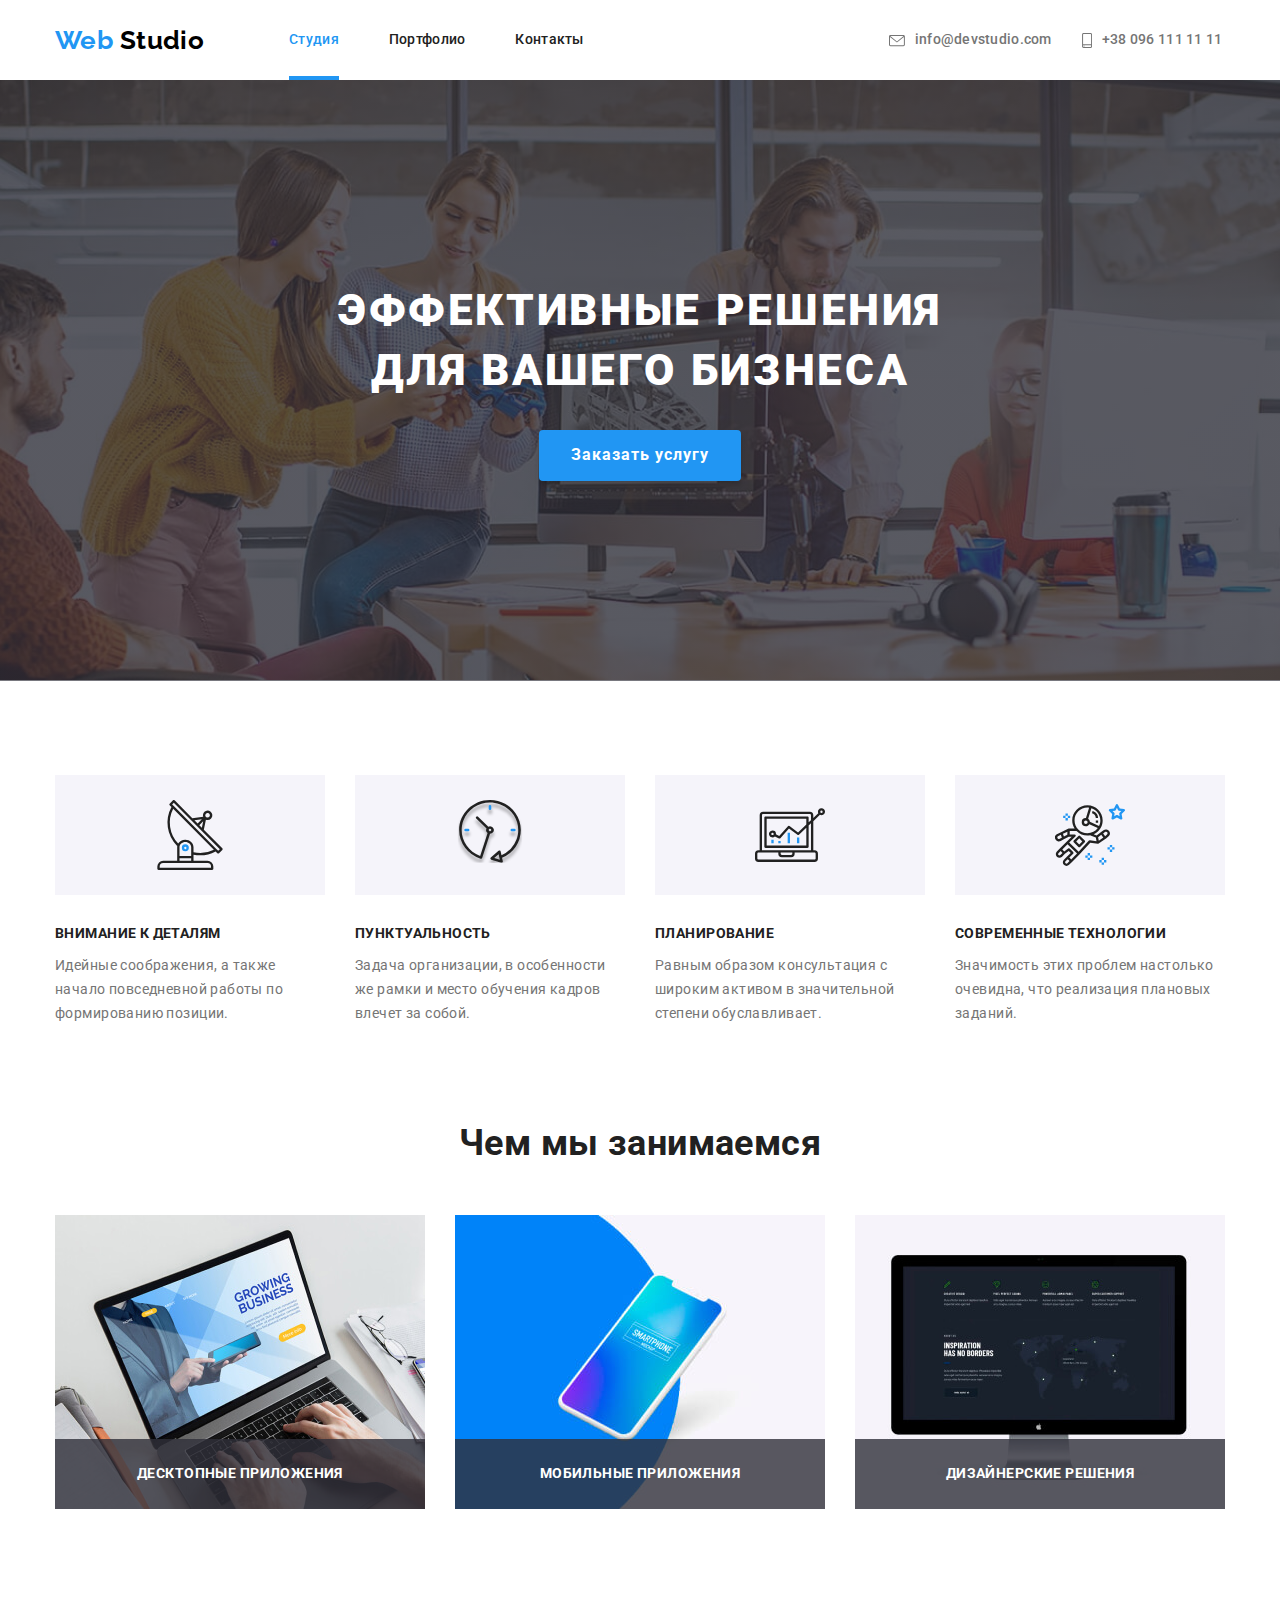
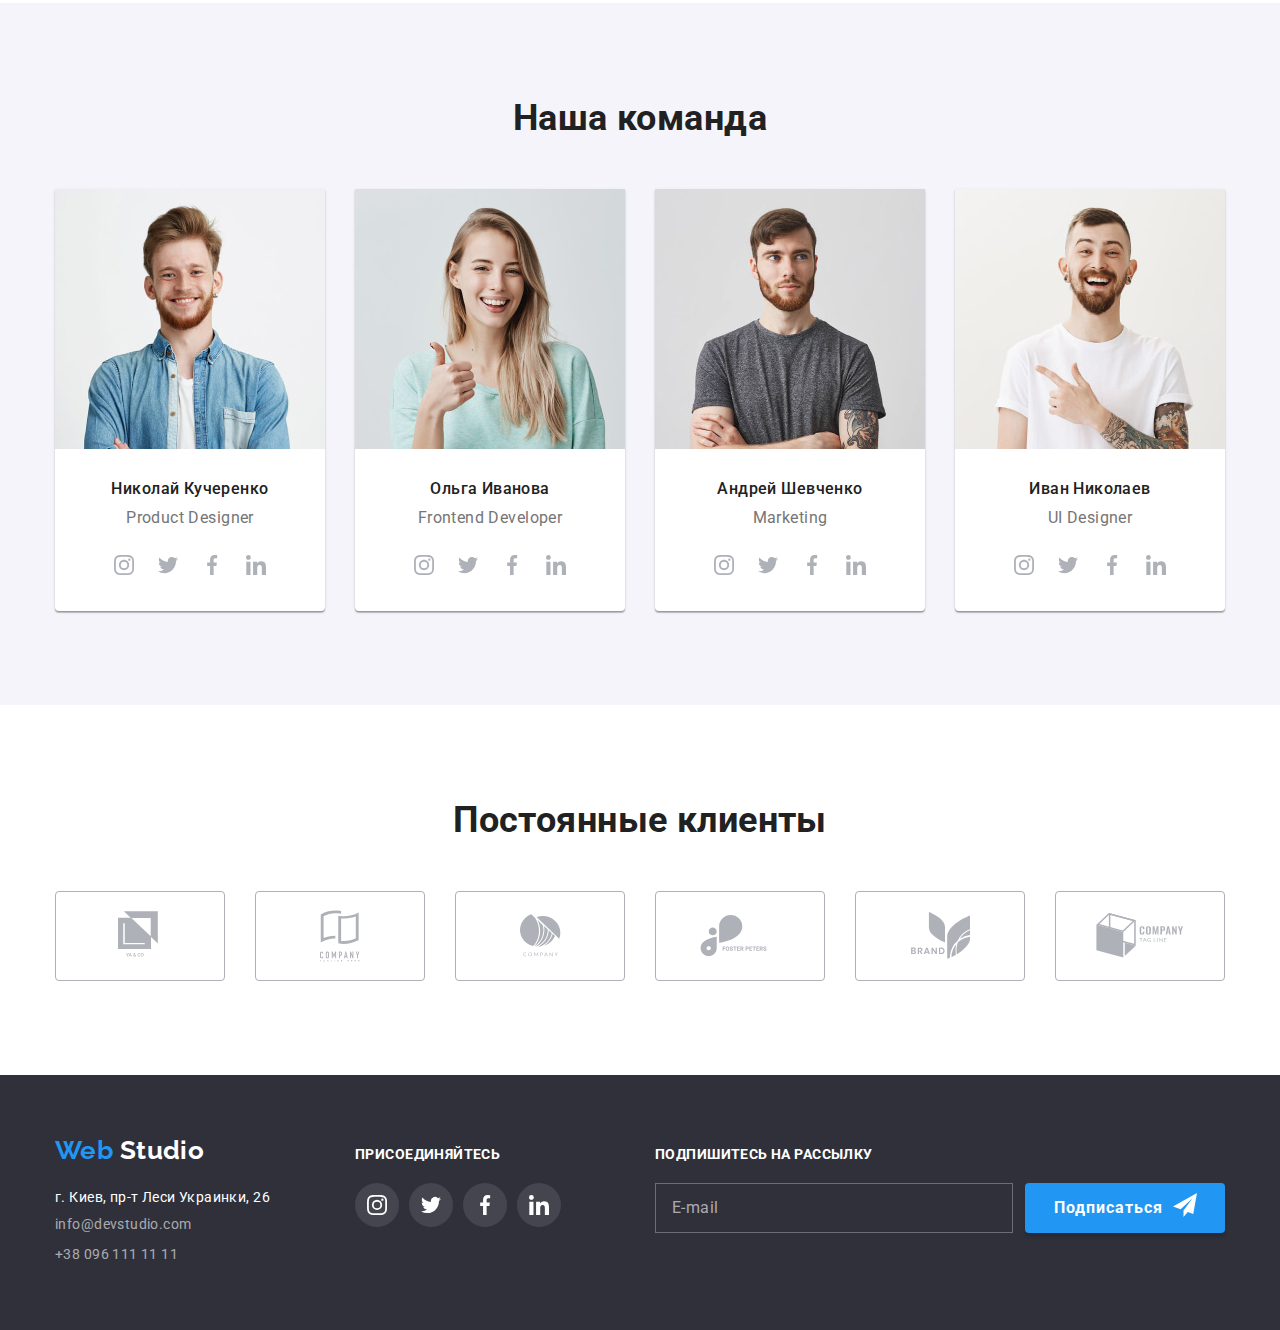
<file: index.html>
<!DOCTYPE html>
<html lang="ru">
  <head>
    <meta charset="UTF-8" />
    <meta name="viewport" content="width=device-width, initial-scale=1.0" />
    <title>WEB STUDIO MAIN</title>
    <link
      rel="stylesheet"
      href="https://fonts.googleapis.com/css2?family=Raleway:wght@700&family=Roboto:wght@400;500;700;900&display=swap"
    />
    <link rel="stylesheet" href="./css/normalize.css" />
    <link rel="stylesheet" href="./css/styles.css" />
  </head>
  <body>
    <!--Шапка сайта-->
    <header class="header">
      <div class="container-header container">
        <nav class="navigation">
          <a lang="en" class="logo link" href="./index.html">
            <span class="logo-accent">Web</span> Studio</a
          >
          <ul class="navigation-list list">
            <li class="navigation-list-item">
              <a class="navigation-list-link-active link" href="./index.html"
                >Cтудия</a
              >
            </li>
            <li class="navigation-list-item">
              <a class="navigation-list-link link" href="./portfolio.html"
                >Портфолио</a
              >
            </li>
            <li class="navigation-list-item">
              <a class="navigation-list-link link" href="">Контакты</a>
            </li>
          </ul>
        </nav>
        <!--Контакты-->
        <ul class="contacts-header list">
          <li class="contacts-list">
            <address class="address-header">
              <a
                class="contacts-header-item link"
                href="mailto:info@devstudio.com"
                ><svg
                  class="contacts-header-item-svg envelope"
                  width="16"
                  height="12"
                >
                  <use href="./images/svg/sprite.svg#icon-envelope"></use>
                </svg>
                info@devstudio.com</a
              >
            </address>
          </li>
          <li class="contacts-list">
            <address class="address-header">
              <a class="contacts-header-item link" href="tel:+380961111111"
                ><svg
                  class="contacts-header-item-svg smartphone"
                  width="10"
                  height="15"
                >
                  <use href="./images/svg/sprite.svg#icon-smartphone"></use>
                </svg>
                +38 096 111 11 11</a
              >
            </address>
          </li>
        </ul>
      </div>
    </header>
    <main>
      <!--Cекция HERO-->
      <section class="hero">
        <div class="container-hero container">
          <h1 class="hero-title">
            Эффективные решения<br />для вашего бизнеса
          </h1>
          <button class="hero-button" type="button">
            Заказать услугу
          </button>
        </div>
      </section>
      <!--Наши особенности-->
      <section class="about-us">
        <div class="container">
          <h2 hidden>О Нас</h2>
          <ul class="about-us-list list">
            <li class="about-us-item-antenna about-us-item">
              <h3 class="about-us-subtitle">Внимание к деталям</h3>
              <p class="about-us-description">
                Идейные соображения, а также начало повседневной работы по
                формированию позиции.
              </p>
            </li>
            <li class="about-us-item-clock about-us-item">
              <h3 class="about-us-subtitle">Пунктуальность</h3>
              <p class="about-us-description">
                Задача организации, в особенности же рамки и место обучения
                кадров влечет за собой.
              </p>
            </li>
            <li class="about-us-item-diagram about-us-item">
              <h3 class="about-us-subtitle">Планирование</h3>
              <p class="about-us-description">
                Равным образом консультация с широким активом в значительной
                степени обуславливает.
              </p>
            </li>
            <li class="about-us-item-astronaut about-us-item">
              <h3 class="about-us-subtitle">Современные технологии</h3>
              <p class="about-us-description">
                Значимость этих проблем настолько очевидна, что реализация
                плановых заданий.
              </p>
            </li>
          </ul>
        </div>
      </section>
      <!--Чем мы занимаемся-->
      <section class="our-work">
        <div class="container">
          <h2 class="our-work-title section-title">Чем мы занимаемся</h2>
          <ul class="our-work-list list">
            <li class="our-work-list-item">
              <img
                class="img-block"
                src="./images/Занятия/Ноутбук.jpg"
                alt="Изображение Ноутбука"
                width="370"
                height="294"
              />
              <p class="our-work-description">Десктопные приложения</p>
            </li>
            <li class="our-work-list-item">
              <img
                class="img-block"
                src="./images/Занятия/Смартфон.jpg"
                alt="Изображение смартфона"
                width="370"
                height="294"
              />

              <p class="our-work-description">Мобильные приложения</p>
            </li>
            <li class="our-work-list-item">
              <img
                class="img-block"
                src="./images/Занятия/Монитор.jpg"
                alt="Изображение монитора"
                width="370"
                height="294"
              />

              <p class="our-work-description">Дизайнерские решения</p>
            </li>
          </ul>
        </div>
      </section>
      <!--Наша команда-->
      <section class="our-team">
        <div class="container">
          <h2 class="our-team-title section-title">Наша команда</h2>
          <ul class="our-team-list list">
            <li class="our-team-list-item">
              <img
                class="img-block"
                src="./images/team/Kucherenko.jpg"
                alt="Фото Кучеренка"
                width="270"
                height="260"
              />
              <h3 class="our-team-subtitle">Николай Кучеренко</h3>
              <p class="our-team-description" lang="en">Product Designer</p>
              <ul class="our-team-social-list list">
                <li class="our-team-social-list-item">
                  <a
                    class="our-team-social-list-link"
                    href=""
                    aria-label="Ссылка на Инстаграм"
                  >
                    <svg class="our-team-social-svg">
                      <use href="./images/svg/sprite.svg#icon-instagram"></use>
                    </svg>
                  </a>
                </li>
                <li class="our-team-social-list-item">
                  <a
                    class="our-team-social-list-link"
                    href=""
                    aria-label="Ссылка на Твиттер"
                  >
                    <svg class="our-team-social-svg">
                      <use href="./images/svg/sprite.svg#icon-twitter"></use>
                    </svg>
                  </a>
                </li>
                <li class="our-team-social-list-item">
                  <a
                    class="our-team-social-list-link"
                    href=""
                    aria-label="Ссылка на Фейсбук"
                  >
                    <svg class="our-team-social-svg">
                      <use href="./images/svg/sprite.svg#icon-facebook"></use>
                    </svg>
                  </a>
                </li>
                <li class="our-team-social-list-item">
                  <a
                    class="our-team-social-list-link"
                    href=""
                    aria-label="Ссылка на Ликедин"
                  >
                    <svg class="our-team-social-svg">
                      <use href="./images/svg/sprite.svg#icon-linkedin"></use>
                    </svg>
                  </a>
                </li>
              </ul>
            </li>

            <li class="our-team-list-item">
              <img
                class="img-block"
                src="./images/team/Ivanova.jpg"
                alt="Фото Ивановой"
                width="270"
                height="260"
              />
              <h3 class="our-team-subtitle">Ольга Иванова</h3>
              <p class="our-team-description" lang="en">
                Frontend Developer
              </p>
              <ul class="our-team-social-list list">
                <li class="our-team-social-list-item">
                  <a
                    class="our-team-social-list-link"
                    href=""
                    aria-label="Ссылка на Инстаграм"
                  >
                    <svg class="our-team-social-svg">
                      <use href="./images/svg/sprite.svg#icon-instagram"></use>
                    </svg>
                  </a>
                </li>
                <li class="our-team-social-list-item">
                  <a
                    class="our-team-social-list-link"
                    href=""
                    aria-label="Ссылка на Твиттер"
                  >
                    <svg class="our-team-social-svg">
                      <use href="./images/svg/sprite.svg#icon-twitter"></use>
                    </svg>
                  </a>
                </li>
                <li class="our-team-social-list-item">
                  <a
                    class="our-team-social-list-link"
                    href=""
                    aria-label="Ссылка на Фейсбук"
                  >
                    <svg class="our-team-social-svg">
                      <use href="./images/svg/sprite.svg#icon-facebook"></use>
                    </svg>
                  </a>
                </li>
                <li class="our-team-social-list-item">
                  <a
                    class="our-team-social-list-link"
                    href=""
                    aria-label="Ссылка на Ликедин"
                  >
                    <svg class="our-team-social-svg">
                      <use href="./images/svg/sprite.svg#icon-linkedin"></use>
                    </svg>
                  </a>
                </li>
              </ul>
            </li>

            <li class="our-team-list-item">
              <img
                class="img-block"
                src="./images/team/Shevchenko.jpg"
                alt="Фото Шевченка"
                width="270"
                height="260"
              />
              <h3 class="our-team-subtitle">Андрей Шевченко</h3>
              <p class="our-team-description" lang="en">Marketing</p>
              <ul class="our-team-social-list list">
                <li class="our-team-social-list-item">
                  <a
                    class="our-team-social-list-link"
                    href=""
                    aria-label="Ссылка на Инстаграм"
                  >
                    <svg class="our-team-social-svg">
                      <use href="./images/svg/sprite.svg#icon-instagram"></use>
                    </svg>
                  </a>
                </li>
                <li class="our-team-social-list-item">
                  <a
                    class="our-team-social-list-link"
                    href=""
                    aria-label="Ссылка на Твиттер"
                  >
                    <svg class="our-team-social-svg">
                      <use href="./images/svg/sprite.svg#icon-twitter"></use>
                    </svg>
                  </a>
                </li>
                <li class="our-team-social-list-item">
                  <a
                    class="our-team-social-list-link"
                    href=""
                    aria-label="Ссылка на Фейсбук"
                  >
                    <svg class="our-team-social-svg">
                      <use href="./images/svg/sprite.svg#icon-facebook"></use>
                    </svg>
                  </a>
                </li>
                <li class="our-team-social-list-item">
                  <a
                    class="our-team-social-list-link"
                    href=""
                    aria-label="Ссылка на Ликедин"
                  >
                    <svg class="our-team-social-svg">
                      <use href="./images/svg/sprite.svg#icon-linkedin"></use>
                    </svg>
                  </a>
                </li>
              </ul>
            </li>

            <li class="our-team-list-item">
              <img
                class="img-block"
                src="./images/team/Nikolaev.jpg"
                alt="Фото Николаева"
                width="270"
                height="260"
              />
              <h3 class="our-team-subtitle">Иван Николаев</h3>
              <p class="our-team-description" lang="en">UI Designer</p>
              <ul class="our-team-social-list list">
                <li class="our-team-social-list-item">
                  <a
                    class="our-team-social-list-link"
                    href=""
                    aria-label="Ссылка на Инстаграм"
                  >
                    <svg class="our-team-social-svg">
                      <use href="./images/svg/sprite.svg#icon-instagram"></use>
                    </svg>
                  </a>
                </li>
                <li class="our-team-social-list-item">
                  <a
                    class="our-team-social-list-link"
                    href=""
                    aria-label="Ссылка на Твиттер"
                  >
                    <svg class="our-team-social-svg">
                      <use href="./images/svg/sprite.svg#icon-twitter"></use>
                    </svg>
                  </a>
                </li>
                <li class="our-team-social-list-item">
                  <a
                    class="our-team-social-list-link"
                    href=""
                    aria-label="Ссылка на Фейсбук"
                  >
                    <svg class="our-team-social-svg">
                      <use href="./images/svg/sprite.svg#icon-facebook"></use>
                    </svg>
                  </a>
                </li>
                <li class="our-team-social-list-item">
                  <a
                    class="our-team-social-list-link"
                    href=""
                    aria-label="Ссылка на Ликедин"
                  >
                    <svg class="our-team-social-svg">
                      <use href="./images/svg/sprite.svg#icon-linkedin"></use>
                    </svg>
                  </a>
                </li>
              </ul>
            </li>
          </ul>
        </div>
      </section>
      <!--Постоянные клиенты-->
      <section class="customers">
        <div class="container">
          <h2 class="section-title">Постоянные клиенты</h2>
          <ul class="customers-list list">
            <li class="customers-list-item">
              <a
                class="customers-list-item-link"
                href=""
                aria-label="Ссылка на сайт клиента 1"
              >
                <svg
                  class="customers-list-item-link-svg"
                  width="44"
                  height="49"
                >
                  <use href="./images/svg/sprite.svg#icon-logo-1"></use>
                </svg>
              </a>
            </li>

            <li class="customers-list-item">
              <a
                class="customers-list-item-link"
                href=""
                aria-label="Ссылка на сайт клиента 2"
              >
                <svg
                  class="customers-list-item-link-svg"
                  width="40"
                  height="52"
                >
                  <use href="./images/svg/sprite.svg#icon-logo-2"></use>
                </svg>
              </a>
            </li>

            <li class="customers-list-item">
              <a
                class="customers-list-item-link"
                href=""
                aria-label="Ссылка на сайт клиента 3"
              >
                <svg
                  class="customers-list-item-link-svg"
                  width="41"
                  height="43"
                >
                  <use href="./images/svg/sprite.svg#icon-logo-3"></use>
                </svg>
              </a>
            </li>

            <li class="customers-list-item">
              <a
                class="customers-list-item-link"
                href=""
                aria-label="Ссылка на сайт клиента 4"
              >
                <svg
                  class="customers-list-item-link-svg"
                  width="80"
                  height="42"
                >
                  <use href="./images/svg/sprite.svg#icon-logo-4"></use>
                </svg>
              </a>
            </li>

            <li class="customers-list-item">
              <a
                class="customers-list-item-link"
                href=""
                aria-label="Ссылка на сайт клиента 5"
              >
                <svg
                  class="customers-list-item-link-svg"
                  width="59"
                  height="47"
                >
                  <use href="./images/svg/sprite.svg#icon-logo-5"></use>
                </svg>
              </a>
            </li>

            <li class="customers-list-item">
              <a
                class="customers-list-item-link"
                href=""
                aria-label="Ссылка клиента 6"
              >
                <svg
                  class="customers-list-item-link-svg"
                  width="88"
                  height="45"
                >
                  <use href="./images/svg/sprite.svg#icon-logo-6"></use>
                </svg>
              </a>
            </li>
          </ul>
        </div>
      </section>
    </main>
    <!--Подвал сайта-->

    <footer class="footer">
      <div class="footer-container container">
        <div class="footer-container-address">
          <a class="logo-footer link" lang="en" href="./index.html">
            <span class="logo-accent">Web</span> Studio</a
          >
          <ul class="footer-address-list list">
            <li>
              <address class="footer-address-item">
                г. Киев, пр-т Леси Украинки, 26
              </address>
            </li>
            <li>
              <address class="footer-address-link">
                <a
                  class="footer-address-link link"
                  href="mailto:info@devstudio.com"
                >
                  info@devstudio.com</a
                >
              </address>
            </li>
            <li>
              <address class="footer-address-link">
                <a class="footer-address-link link" href="tel:+380961111111">
                  +38 096 111 11 11</a
                >
              </address>
            </li>
          </ul>
        </div>
        <div class="footer-container-invitation">
          <p class="footer-invitation">Присоединяйтесь</p>
          <ul class="footer-social-list list">
            <li class="footer-social-list-link">
              <a
                class="footer-social-list-link-item footer-link-instagram link"
                href=""
                aria-label="Ссылка на Инстаграм"
              >
              </a>
            </li>
            <li class="footer-social-list-link">
              <a
                class="footer-social-list-link-item footer-link-twitter link"
                href=""
                aria-label="Ссылка на Твиттер"
              >
              </a>
            </li>
            <li class="footer-social-list-link">
              <a
                class="footer-social-list-link-item footer-link-facebook link"
                href=""
                aria-label="Ссылка на Фейсбук"
              >
              </a>
            </li>
            <li class="footer-social-list-link">
              <a
                class="footer-social-list-link-item footer-link-linkedin link"
                href=""
                aria-label="Ссылка на Ликедин"
              >
              </a>
            </li>
          </ul>
        </div>
        <div class="footer-container-subscription">
          <p class="footer-subscription-description">Подпишитесь на рассылку</p>
          <div class="footer-subscription-form">
            <p class="footer-e-mail">E-mail</p>
            <button class="button-subscription" type="button">
              Подписаться
            </button>
          </div>
        </div>
      </div>
    </footer>
  </body>
</html>
</file>
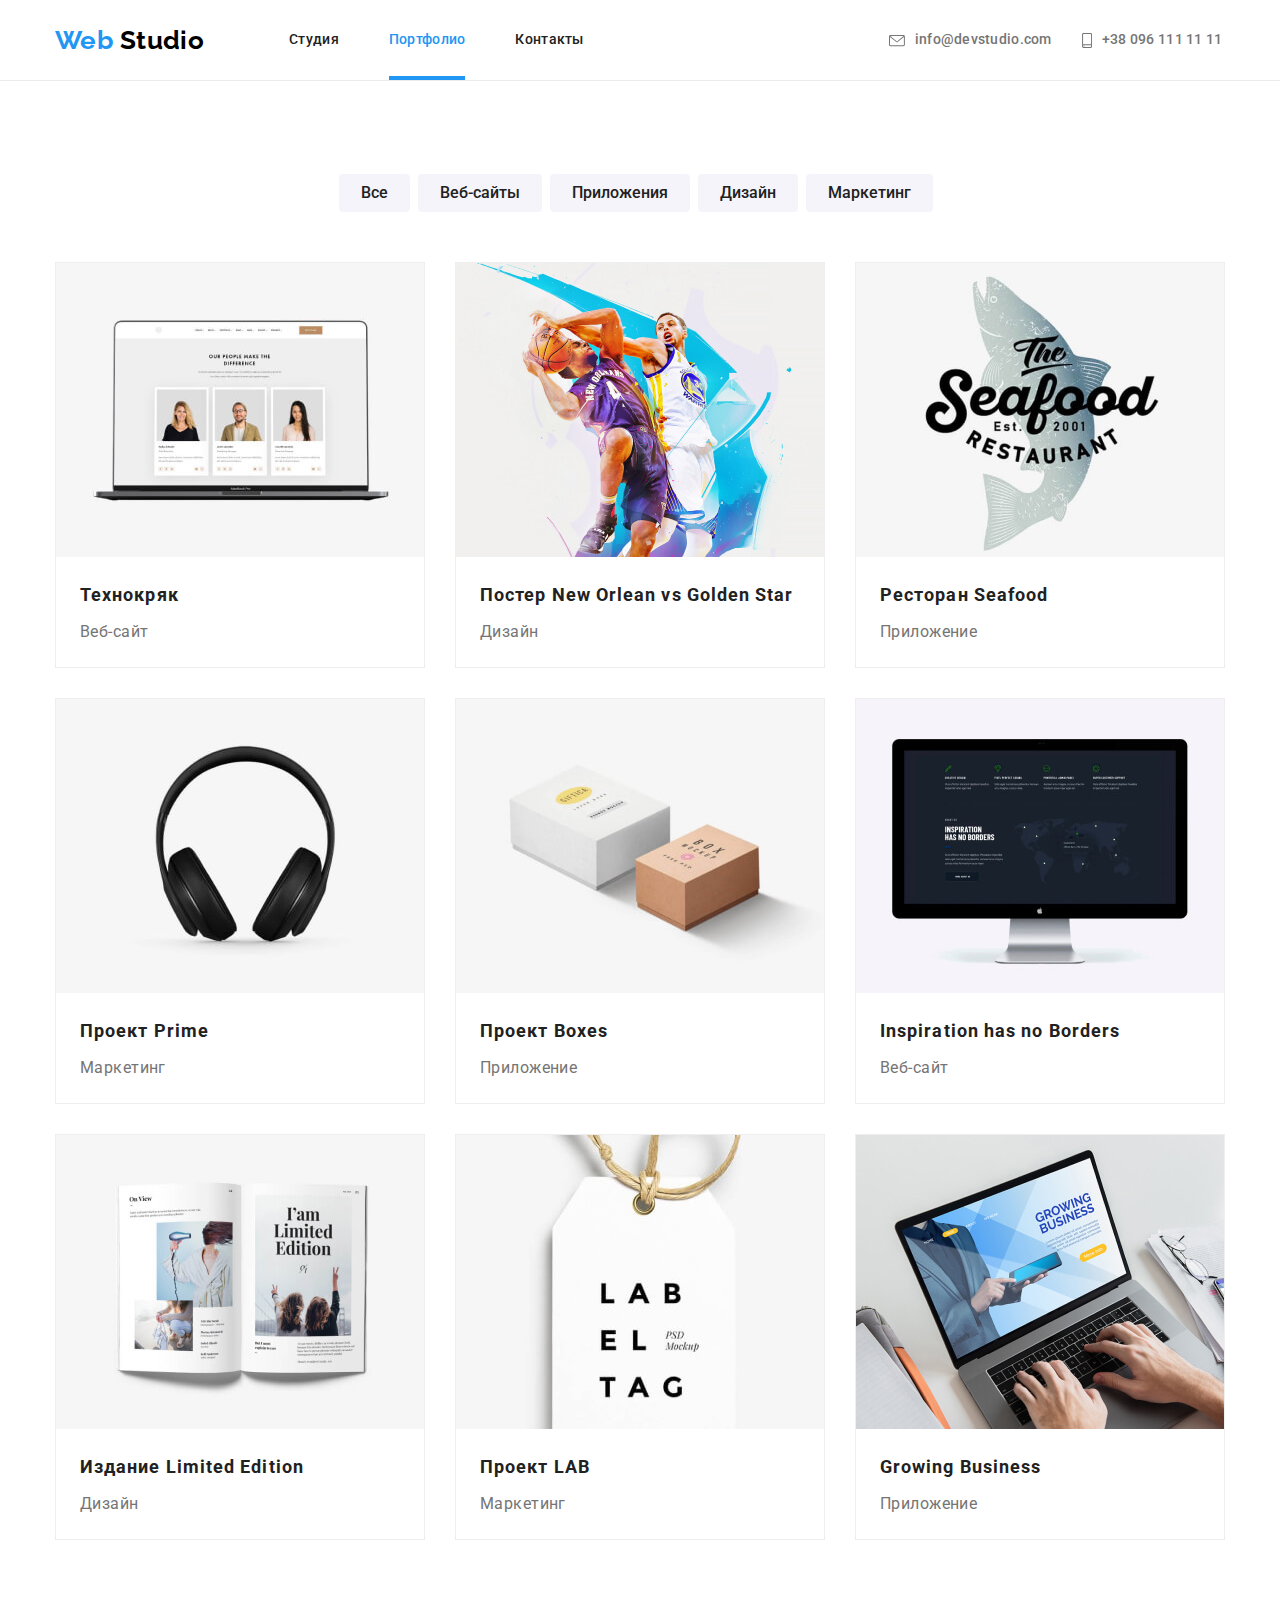
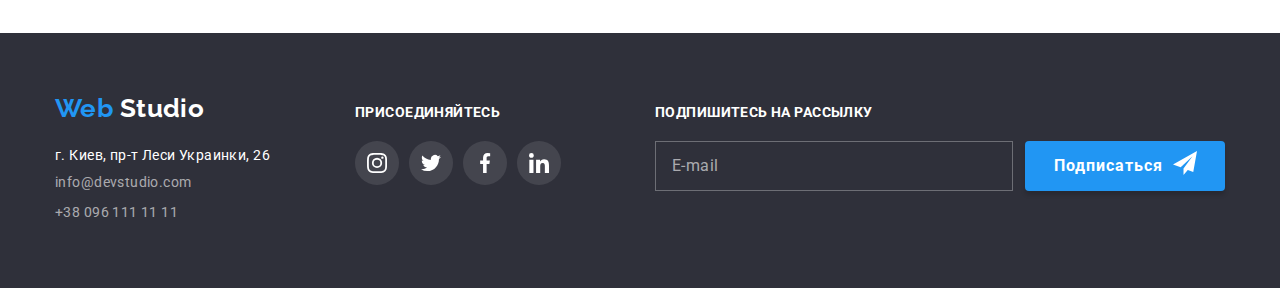
<file: portfolio.html>
<!DOCTYPE html>
<html lang="ru">
  <head>
    <meta charset="UTF-8" />
    <meta name="viewport" content="width=device-width, initial-scale=1.0" />
    <title>WEB STUDIO PORTFOLIO</title>
    <link
      rel="stylesheet"
      href="https://fonts.googleapis.com/css2?family=Raleway:wght@700&family=Roboto:wght@400;500;700;900&display=swap"
    />
    <link rel="stylesheet" href="./css/normalize.css" />
    <link rel="stylesheet" href="./css/styles.css" />
  </head>

  <body>
    <!--Шапка сайта-->
    <header class="header">
      <div class="container-header container">
        <nav class="navigation">
          <a lang="en" class="logo link" href="./index.html">
            <span class="logo-accent">Web</span> Studio</a
          >
          <ul class="navigation-list list">
            <li class="navigation-list-item">
              <a class="navigation-list-link link" href="./index.html"
                >Cтудия</a
              >
            </li>
            <li class="navigation-list-item">
              <a
                class="navigation-list-link-active link"
                href="./portfolio.html"
                >Портфолио</a
              >
            </li>
            <li class="navigation-list-item">
              <a class="navigation-list-link link" href="">Контакты</a>
            </li>
          </ul>
        </nav>
        <!--Контакты-->
        <ul class="contacts-header list">
          <li class="contacts-list">
            <address class="address-header">
              <a
                class="contacts-header-item link"
                href="mailto:info@devstudio.com"
                ><svg
                  class="contacts-header-item-svg envelope"
                  width="16"
                  height="12"
                >
                  <use href="./images/svg/sprite.svg#icon-envelope"></use>
                </svg>
                info@devstudio.com</a
              >
            </address>
          </li>
          <li class="contacts-list">
            <address class="address-header">
              <a class="contacts-header-item link" href="tel:+380961111111"
                ><svg
                  class="contacts-header-item-svg smartphone"
                  width="10"
                  height="15"
                >
                  <use href="./images/svg/sprite.svg#icon-smartphone"></use>
                </svg>
                +38 096 111 11 11</a
              >
            </address>
          </li>
        </ul>
      </div>
    </header>

    <main>
      <h1 hidden>Примеры работ</h1>
      <section class="portfolio">
        <div class="container">
          <ul class="portfolio-filtr list">
            <li class="portfolio-filtr-item">
              <button class="portfolio-filtr-button filtr-button" type="button">
                Все
              </button>
            </li>
            <li class="portfolio-filtr-item">
              <button class="portfolio-filtr-button filtr-button" type="button">
                Веб-сайты
              </button>
            </li>
            <li class="portfolio-filtr-item">
              <button class="portfolio-filtr-button filtr-button" type="button">
                Приложения
              </button>
            </li>
            <li class="portfolio-filtr-item">
              <button class="portfolio-filtr-button filtr-button" type="button">
                Дизайн
              </button>
            </li>
            <li class="portfolio-filtr-item">
              <button class="portfolio-filtr-button filtr-button" type="button">
                Маркетинг
              </button>
            </li>
          </ul>
          <ul class="portfolio-list list">
            <li class="portfolio-list-item">
              <div class="container-img">
                <img
                  class="img-block"
                  src="./images/Портфолио/Технокряк.jpg"
                  alt="веб-сайт Технокряк"
                  width="370"
                  height="294"
                />
                <p class="portfolio-item-description">
                  Технокряк это современная площадка распространения
                  коронавируса. Компании используют эту платформу для цифрового
                  шпионажа и атак на защищённые сервера конкурентов
                </p>
              </div>
              <div class="container-title">
                <h2 class="portfolio-item-title">Технокряк</h2>
                <p class="portfolio-item-filter">
                  Веб-сайт
                </p>
              </div>
            </li>
            <li class="portfolio-list-item">
              <div class="container-img">
                <img
                  class="img-block"
                  src="./images/Портфолио/Постер.jpg"
                  alt="Постер Новый Орлеан Голден стар"
                  width="370"
                  height="294"
                />
                <p class="portfolio-item-description">
                  Lorem ipsum dolor sit, amet consectetur adipisicing elit.
                  Neque eveniet cumque et quibusdam modi maiores delectus iste,
                  soluta repellat magnam.
                </p>
              </div>
              <div class="container-title">
                <h2 class="portfolio-item-title">
                  Постер New Orlean vs Golden Star
                </h2>
                <p class="portfolio-item-filter">Дизайн</p>
              </div>
            </li>
            <li class="portfolio-list-item">
              <div class="container-img">
                <img
                  class="img-block"
                  src="./images/Портфолио/Ресторан.jpg"
                  alt="Ресторан Сифуд"
                  width="370"
                  height="294"
                />
                <p class="portfolio-item-description">
                  Lorem ipsum dolor sit, amet consectetur adipisicing elit.
                  Neque eveniet cumque et quibusdam modi maiores delectus iste,
                  soluta repellat magnam.
                </p>
              </div>
              <div class="container-title">
                <h2 class="portfolio-item-title">
                  Ресторан Seafood
                </h2>
                <p class="portfolio-item-filter">Приложение</p>
              </div>
            </li>
            <li class="portfolio-list-item">
              <div class="container-img">
                <img
                  class="img-block"
                  src="./images/Портфолио/prime.jpg"
                  alt="Проект прайм"
                  width="370"
                  height="294"
                />
                <p class="portfolio-item-description">
                  Lorem ipsum dolor sit, amet consectetur adipisicing elit.
                  Neque eveniet cumque et quibusdam modi maiores delectus iste,
                  soluta repellat magnam.
                </p>
              </div>
              <div class="container-title">
                <h2 class="portfolio-item-title">
                  Проект Prime
                </h2>
                <p class="portfolio-item-filter">Маркетинг</p>
              </div>
            </li>
            <li class="portfolio-list-item">
              <div class="container-img">
                <img
                  class="img-block"
                  src="./images/Портфолио/boxes.jpg"
                  alt="Проект Боксис"
                  width="370"
                  height="294"
                />
                <p class="portfolio-item-description">
                  Lorem ipsum dolor sit, amet consectetur adipisicing elit.
                  Neque eveniet cumque et quibusdam modi maiores delectus iste,
                  soluta repellat magnam.
                </p>
              </div>
              <div class="container-title">
                <h2 class="portfolio-item-title">
                  Проект Boxes
                </h2>
                <p class="portfolio-item-filter">Приложение</p>
              </div>
            </li>

            <li class="portfolio-list-item">
              <div class="container-img">
                <img
                  class="img-block"
                  src="./images/Портфолио/borders.jpg"
                  alt="Веб-сайт"
                  width="370"
                  height="294"
                />
                <p class="portfolio-item-description">
                  Lorem ipsum dolor sit, amet consectetur adipisicing elit.
                  Neque eveniet cumque et quibusdam modi maiores delectus iste,
                  soluta repellat magnam.
                </p>
              </div>
              <div class="container-title">
                <h2 class="portfolio-item-title">
                  Inspiration has no Borders
                </h2>
                <p class="portfolio-item-filter">Веб-сайт</p>
              </div>
            </li>
            <li class="portfolio-list-item">
              <div class="container-img">
                <img
                  class="img-block"
                  src="./images/Портфолио/Limited.jpg"
                  alt="Веб-сайт"
                  width="370"
                  height="294"
                />
                <p class="portfolio-item-description">
                  Lorem ipsum dolor sit, amet consectetur adipisicing elit.
                  Neque eveniet cumque et quibusdam modi maiores delectus iste,
                  soluta repellat magnam.
                </p>
              </div>
              <div class="container-title">
                <h2 class="portfolio-item-title">
                  Издание Limited Edition
                </h2>
                <p class="portfolio-item-filter">Дизайн</p>
              </div>
            </li>
            <li class="portfolio-list-item">
              <div class="container-img">
                <img
                  class="img-block"
                  src="./images/Портфолио/Lab.jpg"
                  alt="Веб-сайт"
                  width="370"
                  height="294"
                />
                <p class="portfolio-item-description">
                  Lorem ipsum dolor sit, amet consectetur adipisicing elit.
                  Neque eveniet cumque et quibusdam modi maiores delectus iste,
                  soluta repellat magnam.
                </p>
              </div>

              <div class="container-title">
                <h2 class="portfolio-item-title">
                  Проект LAB
                </h2>
                <p class="portfolio-item-filter">Маркетинг</p>
              </div>
            </li>
            <li class="portfolio-list-item">
              <div class="container-img">
                <img
                  class="img-block"
                  src="./images/Портфолио/Business.jpg"
                  alt="Веб-сайт"
                  width="370"
                  height="294"
                />
                <p class="portfolio-item-description">
                  Lorem ipsum dolor sit, amet consectetur adipisicing elit.
                  Neque eveniet cumque et quibusdam modi maiores delectus iste,
                  soluta repellat magnam.
                </p>
              </div>
              <div class="container-title">
                <h2 class="portfolio-item-title">
                  Growing Business
                </h2>
                <p class="portfolio-item-filter">Приложение</p>
              </div>
            </li>
          </ul>
        </div>
      </section>
    </main>
    <!--Подвал сайта-->

    <footer class="footer">
      <div class="footer-container container">
        <div class="footer-container-address">
          <a class="logo-footer link" lang="en" href="./index.html">
            <span class="logo-accent">Web</span> Studio</a
          >
          <ul class="footer-address-list list">
            <li>
              <address class="footer-address-item">
                г. Киев, пр-т Леси Украинки, 26
              </address>
            </li>
            <li>
              <address class="footer-address-link">
                <a
                  class="footer-address-link link"
                  href="mailto:info@devstudio.com"
                >
                  info@devstudio.com</a
                >
              </address>
            </li>
            <li>
              <address class="footer-address-link">
                <a class="footer-address-link link" href="tel:+380961111111">
                  +38 096 111 11 11</a
                >
              </address>
            </li>
          </ul>
        </div>
        <div class="footer-container-invitation">
          <p class="footer-invitation">Присоединяйтесь</p>
          <ul class="footer-social-list list">
            <li class="footer-social-list-link">
              <a
                class="footer-social-list-link-item footer-link-instagram link"
                href=""
                aria-label="Ссылка на Инстаграм"
              >
              </a>
            </li>
            <li class="footer-social-list-link">
              <a
                class="footer-social-list-link-item footer-link-twitter link"
                href=""
                aria-label="Ссылка на Твиттер"
              >
              </a>
            </li>
            <li class="footer-social-list-link">
              <a
                class="footer-social-list-link-item footer-link-facebook link"
                href=""
                aria-label="Ссылка на Фейсбук"
              >
              </a>
            </li>
            <li class="footer-social-list-link">
              <a
                class="footer-social-list-link-item footer-link-linkedin link"
                href=""
                aria-label="Ссылка на Ликедин"
              >
              </a>
            </li>
          </ul>
        </div>
        <div class="footer-container-subscription">
          <p class="footer-subscription-description">Подпишитесь на рассылку</p>
          <div class="footer-subscription-form">
            <p class="footer-e-mail">E-mail</p>
            <button class="button-subscription" type="button">
              Подписаться
            </button>
          </div>
        </div>
      </div>
    </footer>
  </body>
</html>
</file>
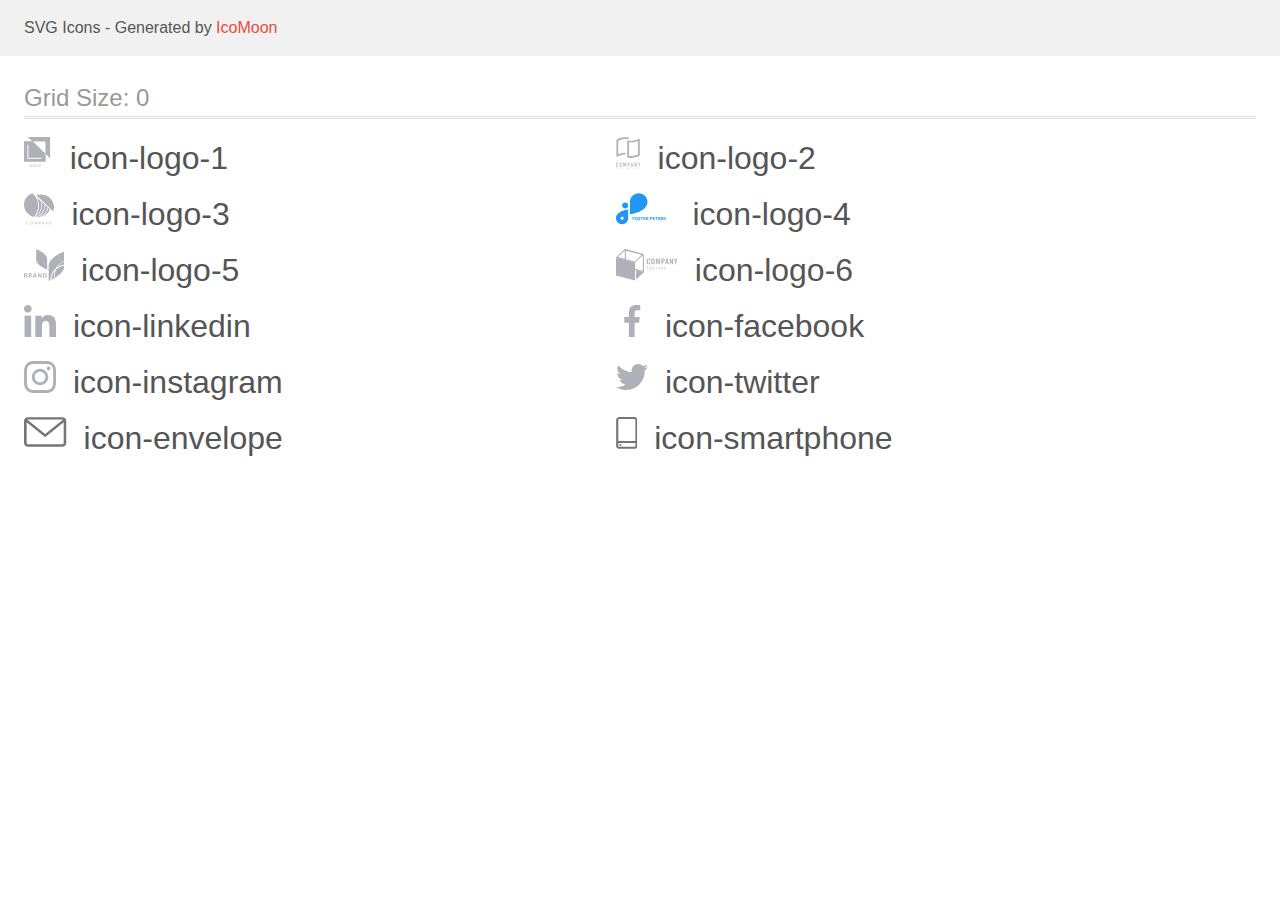
<file: images/svg/icomoon/demo.html>
<!doctype html>
<html>
<head>
    <title>IcoMoon - SVG Icons</title>
    <meta charset="utf-8">
    <meta name="viewport" content="width=device-width, initial-scale=1">
    <link rel="stylesheet" href="demo-files/demo.css">
    <link rel="stylesheet" href="style.css">
</head>
<body>
<svg aria-hidden="true" style="position: absolute; width: 0; height: 0; overflow: hidden;" version="1.1" xmlns="http://www.w3.org/2000/svg" xmlns:xlink="http://www.w3.org/1999/xlink">
<defs>
<symbol id="icon-logo-1" viewBox="0 0 29 32">
<path fill="#afb1b8" style="fill: var(--color1, #afb1b8)" d="M3.84 0l4.677 4.428h13.046v12.351l4.677 4.428v-21.206h-22.4z"></path>
<path fill="#afb1b8" style="fill: var(--color1, #afb1b8)" d="M0 4.241v20.6h21.76v-8.188l-13.105-12.406-8.655-0.005zM17.615 21.828h-14.172v-13.854h1.002v12.916h13.17v0.938z"></path>
<path fill="#afb1b8" style="fill: var(--color1, #afb1b8)" d="M6.266 28.662l0.523-1.078h0.438l-0.763 1.438v0.837h-0.397v-0.837l-0.764-1.438h0.439l0.523 1.078zM8.513 29.329h-0.881l-0.184 0.53h-0.411l0.859-2.275h0.355l0.861 2.275h-0.412l-0.186-0.53zM7.743 29.010h0.659l-0.33-0.944-0.33 0.944zM10.071 29.244c0-0.105 0.029-0.202 0.086-0.289 0.057-0.089 0.17-0.193 0.339-0.314-0.088-0.111-0.151-0.206-0.186-0.284s-0.052-0.154-0.052-0.227c0-0.178 0.054-0.319 0.162-0.422s0.254-0.156 0.438-0.156c0.166 0 0.301 0.049 0.406 0.147 0.106 0.097 0.159 0.217 0.159 0.361 0 0.095-0.024 0.182-0.072 0.262-0.048 0.079-0.127 0.158-0.236 0.238l-0.155 0.113 0.439 0.519c0.064-0.125 0.095-0.264 0.095-0.417h0.33c0 0.28-0.066 0.51-0.197 0.689l0.334 0.395h-0.441l-0.128-0.152c-0.162 0.122-0.356 0.183-0.581 0.183s-0.405-0.059-0.541-0.178c-0.134-0.12-0.202-0.276-0.202-0.467zM10.824 29.587c0.128 0 0.248-0.043 0.359-0.128l-0.497-0.586-0.048 0.034c-0.125 0.095-0.188 0.203-0.188 0.325 0 0.105 0.034 0.191 0.102 0.256s0.158 0.098 0.272 0.098zM10.615 28.121c0 0.087 0.054 0.197 0.161 0.33l0.173-0.119 0.048-0.039c0.065-0.057 0.097-0.131 0.097-0.22 0-0.059-0.022-0.11-0.067-0.152-0.045-0.043-0.102-0.064-0.17-0.064-0.074 0-0.133 0.025-0.177 0.075s-0.066 0.113-0.066 0.189zM14.748 29.118c-0.023 0.243-0.113 0.432-0.269 0.569-0.156 0.135-0.364 0.203-0.623 0.203-0.181 0-0.341-0.043-0.48-0.128-0.137-0.086-0.244-0.209-0.319-0.367s-0.114-0.342-0.117-0.552v-0.212c0-0.215 0.038-0.404 0.114-0.567s0.185-0.29 0.327-0.378c0.143-0.088 0.307-0.133 0.494-0.133 0.251 0 0.453 0.068 0.606 0.205s0.242 0.329 0.267 0.578h-0.394c-0.019-0.164-0.067-0.281-0.144-0.353-0.076-0.073-0.188-0.109-0.336-0.109-0.172 0-0.304 0.063-0.397 0.189-0.092 0.125-0.139 0.309-0.141 0.552v0.202c0 0.246 0.044 0.433 0.131 0.563s0.218 0.194 0.387 0.194c0.155 0 0.272-0.035 0.35-0.105s0.128-0.186 0.148-0.348h0.394zM16.918 28.78c0 0.223-0.039 0.419-0.116 0.588-0.077 0.168-0.188 0.297-0.331 0.388-0.143 0.090-0.307 0.134-0.494 0.134-0.184 0-0.349-0.045-0.494-0.134-0.144-0.091-0.255-0.219-0.334-0.386-0.078-0.167-0.118-0.359-0.119-0.576v-0.128c0-0.222 0.039-0.418 0.117-0.588 0.079-0.17 0.19-0.299 0.333-0.389 0.144-0.091 0.308-0.136 0.494-0.136s0.349 0.045 0.492 0.134c0.144 0.088 0.255 0.217 0.333 0.384s0.118 0.361 0.119 0.583v0.127zM16.523 28.662c0-0.252-0.048-0.445-0.144-0.58-0.095-0.134-0.23-0.202-0.405-0.202-0.171 0-0.305 0.067-0.402 0.202-0.096 0.133-0.145 0.322-0.147 0.567v0.131c0 0.25 0.048 0.443 0.145 0.58s0.233 0.205 0.406 0.205c0.175 0 0.309-0.067 0.403-0.2 0.095-0.133 0.142-0.328 0.142-0.584v-0.119z"></path>
</symbol>
<symbol id="icon-logo-2" viewBox="0 0 25 32">
<path fill="#afb1b8" style="fill: var(--color1, #afb1b8)" d="M10.447 1.806h0.084c0.156 0 0.324 0.016 0.49 0.030 0.734 0.052 1.463 0.162 2.179 0.329v-1.762c-0.738-0.185-1.491-0.305-2.25-0.358-0.288-0.022-0.595-0.036-0.909-0.044h-0.263c-1.523 0.006-3.039 0.201-4.515 0.582-1.68 0.419-3.293 1.075-4.79 1.948v17.475c1.442-0.783 2.976-1.381 4.566-1.779 1.256-0.32 2.539-0.517 3.833-0.588h0.051c0.216-0.011 0.433-0.017 0.655-0.019v-1.79c-1.681 0.022-3.353 0.244-4.982 0.662-0.602 0.157-1.185 0.325-1.731 0.513l-0.623 0.211v-13.625l0.266-0.128c2.032-0.963 4.229-1.524 6.471-1.651 0.019-0.001 0.037-0.001 0.056 0 0.248-0.013 0.497-0.019 0.741-0.019h0.28c0.129 0.003 0.258 0.006 0.388 0.014z"></path>
<path fill="#afb1b8" style="fill: var(--color1, #afb1b8)" d="M14.838 3.651c-0.409 0-0.814-0.014-1.205-0.044-0.467-0.034-0.947-0.091-1.401-0.167-0.277-0.047-0.55-0.103-0.814-0.164v17.275c1.12 0.277 2.271 0.413 3.425 0.404 1.523-0.006 3.039-0.201 4.515-0.581 1.68-0.42 3.294-1.075 4.792-1.948v-17.163c-1.441 0.783-2.975 1.381-4.564 1.781-1.551 0.398-3.145 0.603-4.747 0.609zM21.745 3.95l0.623-0.21v13.63l-0.266 0.128c-1.021 0.486-2.087 0.869-3.184 1.144-1.331 0.344-2.7 0.522-4.074 0.527-0.411 0-0.819-0.017-1.214-0.052l-0.427-0.038v-14.017l0.497 0.033c0.361 0.023 0.735 0.034 1.141 0.034 1.745-0.006 3.482-0.229 5.173-0.663 0.581-0.153 1.158-0.325 1.731-0.518z"></path>
<path fill="#afb1b8" style="fill: var(--color1, #afb1b8)" d="M1.684 25.977c-0.090-0.093-0.197-0.166-0.317-0.214s-0.247-0.071-0.376-0.066c-0.137-0.002-0.273 0.024-0.4 0.075-0.117 0.046-0.222 0.116-0.311 0.205s-0.156 0.196-0.201 0.313c-0.049 0.123-0.073 0.254-0.072 0.387v2.335c-0.006 0.165 0.026 0.328 0.092 0.479 0.055 0.12 0.135 0.226 0.233 0.313 0.093 0.079 0.203 0.135 0.321 0.166 0.114 0.032 0.231 0.048 0.349 0.049 0.13 0.001 0.259-0.027 0.377-0.081 0.117-0.051 0.222-0.124 0.311-0.216 0.087-0.091 0.156-0.197 0.204-0.313 0.050-0.118 0.075-0.244 0.075-0.372v-0.261h-0.61v0.208c0.002 0.071-0.010 0.142-0.036 0.208-0.020 0.050-0.050 0.095-0.089 0.131-0.038 0.031-0.081 0.053-0.128 0.067-0.041 0.014-0.084 0.021-0.128 0.022-0.054 0.006-0.11-0.002-0.16-0.024s-0.094-0.057-0.126-0.101c-0.058-0.094-0.086-0.203-0.081-0.313v-2.177c-0.004-0.121 0.022-0.241 0.075-0.349 0.032-0.049 0.077-0.089 0.129-0.114s0.112-0.034 0.17-0.027c0.053-0.002 0.105 0.009 0.152 0.032s0.089 0.057 0.12 0.099c0.068 0.090 0.104 0.2 0.101 0.313v0.202h0.604v-0.238c0.001-0.14-0.024-0.278-0.075-0.408-0.045-0.122-0.114-0.234-0.204-0.329z"></path>
<path fill="#afb1b8" style="fill: var(--color1, #afb1b8)" d="M5.31 25.95c-0.195-0.164-0.44-0.255-0.694-0.257-0.124 0.001-0.248 0.023-0.364 0.066-0.119 0.043-0.228 0.107-0.322 0.191-0.101 0.091-0.182 0.202-0.237 0.327-0.061 0.143-0.092 0.297-0.089 0.452v2.239c-0.004 0.158 0.026 0.314 0.089 0.459 0.055 0.12 0.136 0.227 0.237 0.313 0.093 0.087 0.203 0.154 0.322 0.197 0.117 0.043 0.24 0.065 0.364 0.066s0.248-0.022 0.364-0.066c0.121-0.044 0.233-0.111 0.33-0.197 0.097-0.087 0.176-0.194 0.23-0.313 0.063-0.144 0.093-0.301 0.089-0.459v-2.239c0.003-0.155-0.027-0.31-0.089-0.452-0.054-0.123-0.133-0.235-0.23-0.327zM5.025 28.969c0.005 0.060-0.003 0.12-0.024 0.176s-0.054 0.107-0.097 0.148c-0.081 0.068-0.182 0.105-0.287 0.105s-0.207-0.037-0.287-0.105c-0.043-0.041-0.076-0.092-0.097-0.148s-0.029-0.116-0.024-0.176v-2.239c-0.005-0.060 0.003-0.12 0.024-0.176s0.054-0.107 0.097-0.148c0.081-0.068 0.182-0.105 0.287-0.105s0.207 0.037 0.287 0.105c0.043 0.041 0.076 0.092 0.097 0.148s0.029 0.116 0.024 0.176v2.239z"></path>
<path fill="#afb1b8" style="fill: var(--color1, #afb1b8)" d="M10.072 29.969v-4.239h-0.587l-0.771 2.244h-0.011l-0.777-2.244h-0.581v4.239h0.606v-2.579h0.011l0.593 1.823h0.302l0.598-1.823h0.011v2.579h0.606z"></path>
<path fill="#afb1b8" style="fill: var(--color1, #afb1b8)" d="M13.513 26.027c-0.093-0.105-0.211-0.184-0.343-0.232-0.142-0.046-0.29-0.068-0.439-0.066h-0.9v4.239h0.604v-1.656h0.311c0.188 0.009 0.376-0.031 0.545-0.116 0.137-0.076 0.252-0.188 0.332-0.324 0.070-0.113 0.117-0.238 0.139-0.369 0.024-0.16 0.035-0.321 0.033-0.482 0.006-0.204-0.014-0.407-0.059-0.606-0.040-0.147-0.117-0.281-0.223-0.39zM13.201 27.319c-0.003 0.077-0.022 0.152-0.056 0.221-0.035 0.065-0.089 0.117-0.156 0.149-0.089 0.040-0.187 0.058-0.285 0.053h-0.276v-1.441h0.311c0.094-0.005 0.187 0.014 0.272 0.053 0.062 0.036 0.112 0.091 0.142 0.157 0.033 0.074 0.051 0.155 0.053 0.236 0 0.089 0 0.183 0 0.282s0.006 0.2 0 0.291h-0.006z"></path>
<path fill="#afb1b8" style="fill: var(--color1, #afb1b8)" d="M16.374 25.73h-0.495l-0.934 4.239h0.604l0.177-0.911h0.824l0.177 0.911h0.604l-0.957-4.239zM15.816 28.481l0.297-1.537h0.011l0.296 1.537h-0.604z"></path>
<path fill="#afb1b8" style="fill: var(--color1, #afb1b8)" d="M20.277 28.283h-0.011l-0.912-2.554h-0.581v4.239h0.604v-2.549h0.012l0.923 2.549h0.568v-4.239h-0.604v2.554z"></path>
<path fill="#afb1b8" style="fill: var(--color1, #afb1b8)" d="M23.968 25.73l-0.486 1.685h-0.012l-0.486-1.685h-0.64l0.83 2.447v1.792h0.604v-1.792l0.83-2.447h-0.64z"></path>
<path fill="#afb1b8" style="fill: var(--color1, #afb1b8)" d="M0 31.166h0.291v0.817h0.198v-0.817h0.29v-0.167h-0.778v0.167z"></path>
<path fill="#afb1b8" style="fill: var(--color1, #afb1b8)" d="M2.447 30.998l-0.381 0.984h0.21l0.081-0.224h0.392l0.084 0.224h0.215l-0.391-0.984h-0.21zM2.416 31.593l0.134-0.365 0.134 0.365h-0.268z"></path>
<path fill="#afb1b8" style="fill: var(--color1, #afb1b8)" d="M4.866 31.62h0.227v0.127c-0.066 0.053-0.149 0.082-0.234 0.083-0.040 0.002-0.079-0.005-0.116-0.021s-0.068-0.041-0.093-0.072c-0.052-0.075-0.078-0.165-0.073-0.257 0-0.219 0.095-0.329 0.283-0.329 0.050-0.005 0.099 0.008 0.14 0.037s0.070 0.071 0.082 0.12l0.195-0.038c-0.042-0.192-0.181-0.289-0.417-0.289-0.127-0.003-0.25 0.042-0.344 0.127-0.050 0.049-0.088 0.108-0.112 0.174s-0.034 0.135-0.029 0.205c-0.006 0.135 0.039 0.267 0.126 0.369 0.048 0.050 0.107 0.088 0.171 0.113s0.134 0.035 0.203 0.031c0.154 0.004 0.304-0.052 0.417-0.157v-0.388h-0.427v0.166z"></path>
<path fill="#afb1b8" style="fill: var(--color1, #afb1b8)" d="M7.337 30.998h-0.199v0.984h0.69v-0.167h-0.49v-0.817z"></path>
<path fill="#afb1b8" style="fill: var(--color1, #afb1b8)" d="M9.426 30.998h-0.199v0.984h0.199v-0.984z"></path>
<path fill="#afb1b8" style="fill: var(--color1, #afb1b8)" d="M11.469 31.656l-0.403-0.657h-0.193v0.984h0.185v-0.643l0.395 0.643h0.198v-0.984h-0.182v0.657z"></path>
<path fill="#afb1b8" style="fill: var(--color1, #afb1b8)" d="M13.315 31.549h0.49v-0.167h-0.49v-0.216h0.528v-0.167h-0.727v0.984h0.747v-0.167h-0.548v-0.266z"></path>
<path fill="#afb1b8" style="fill: var(--color1, #afb1b8)" d="M17.792 31.387h-0.388v-0.388h-0.198v0.984h0.198v-0.43h0.388v0.43h0.198v-0.984h-0.198v0.388z"></path>
<path fill="#afb1b8" style="fill: var(--color1, #afb1b8)" d="M19.649 31.549h0.492v-0.167h-0.492v-0.216h0.529v-0.167h-0.727v0.984h0.746v-0.167h-0.548v-0.266z"></path>
<path fill="#afb1b8" style="fill: var(--color1, #afb1b8)" d="M22.168 31.549c0.171-0.027 0.258-0.117 0.258-0.274 0.005-0.042-0.001-0.084-0.018-0.123s-0.044-0.072-0.078-0.096c-0.089-0.045-0.189-0.065-0.288-0.058h-0.417v0.984h0.198v-0.412h0.039c0.042-0.003 0.084 0.005 0.123 0.022 0.029 0.018 0.053 0.043 0.070 0.072l0.215 0.313h0.237l-0.12-0.192c-0.053-0.095-0.128-0.176-0.218-0.236zM21.969 31.413h-0.146v-0.247h0.156c0.068-0.006 0.136 0.002 0.201 0.023 0.014 0.013 0.026 0.029 0.033 0.046s0.011 0.037 0.010 0.056c-0.001 0.019-0.006 0.038-0.015 0.055s-0.022 0.032-0.037 0.043c-0.065 0.020-0.133 0.028-0.201 0.023z"></path>
<path fill="#afb1b8" style="fill: var(--color1, #afb1b8)" d="M24.067 31.549h0.49v-0.167h-0.49v-0.216h0.529v-0.167h-0.729v0.984h0.747v-0.167h-0.548v-0.266z"></path>
</symbol>
<symbol id="icon-logo-3" viewBox="0 0 31 32">
<path fill="#afb1b8" style="fill: var(--color1, #afb1b8)" d="M4.722 31.103c0.011 0 0.022 0.003 0.032 0.007s0.019 0.011 0.027 0.018l0.153 0.161c-0.119 0.13-0.266 0.234-0.431 0.305-0.193 0.077-0.401 0.115-0.611 0.109-0.197 0.004-0.392-0.031-0.574-0.102-0.164-0.065-0.312-0.164-0.433-0.288-0.123-0.129-0.218-0.28-0.279-0.445-0.067-0.184-0.1-0.377-0.098-0.571-0.003-0.195 0.033-0.39 0.105-0.573 0.067-0.166 0.168-0.317 0.297-0.445 0.131-0.126 0.287-0.224 0.459-0.29 0.189-0.070 0.389-0.104 0.591-0.102 0.188-0.004 0.375 0.027 0.549 0.093 0.152 0.063 0.291 0.15 0.412 0.257l-0.128 0.171c-0.009 0.012-0.020 0.023-0.033 0.031-0.015 0.010-0.033 0.014-0.052 0.013-0.020-0.001-0.039-0.008-0.056-0.018l-0.069-0.046-0.096-0.058c-0.041-0.022-0.084-0.041-0.128-0.057-0.057-0.019-0.115-0.035-0.174-0.046-0.075-0.013-0.151-0.019-0.228-0.018-0.146-0.002-0.29 0.024-0.425 0.077-0.126 0.048-0.239 0.122-0.333 0.215-0.095 0.099-0.169 0.216-0.216 0.343-0.054 0.145-0.080 0.298-0.078 0.452-0.002 0.156 0.024 0.312 0.078 0.46 0.047 0.126 0.119 0.242 0.212 0.341 0.088 0.093 0.196 0.165 0.318 0.212 0.125 0.049 0.259 0.074 0.394 0.073 0.078 0.001 0.156-0.004 0.234-0.015 0.126-0.015 0.247-0.056 0.354-0.122 0.054-0.034 0.104-0.072 0.151-0.113 0.020-0.018 0.046-0.028 0.073-0.029z"></path>
<path fill="#afb1b8" style="fill: var(--color1, #afb1b8)" d="M9.144 30.296c0.002 0.194-0.033 0.386-0.103 0.567-0.062 0.165-0.161 0.315-0.288 0.44s-0.282 0.224-0.452 0.289c-0.375 0.136-0.789 0.136-1.164 0-0.169-0.066-0.323-0.165-0.45-0.29-0.128-0.128-0.227-0.279-0.291-0.445-0.138-0.367-0.138-0.769 0-1.136 0.065-0.166 0.164-0.317 0.291-0.447 0.128-0.121 0.281-0.216 0.45-0.279 0.374-0.139 0.79-0.139 1.164 0 0.17 0.066 0.324 0.165 0.452 0.29 0.126 0.127 0.224 0.276 0.289 0.44 0.071 0.183 0.106 0.376 0.103 0.571zM8.742 30.296c0.003-0.155-0.022-0.309-0.073-0.456-0.043-0.126-0.113-0.242-0.205-0.341-0.090-0.094-0.2-0.167-0.323-0.215-0.272-0.1-0.574-0.1-0.846 0-0.123 0.048-0.234 0.121-0.324 0.215-0.093 0.098-0.164 0.215-0.207 0.341-0.097 0.297-0.097 0.615 0 0.912 0.043 0.126 0.114 0.242 0.207 0.341 0.090 0.093 0.2 0.166 0.324 0.213 0.273 0.097 0.573 0.097 0.846 0 0.123-0.047 0.234-0.12 0.323-0.213 0.092-0.099 0.162-0.215 0.205-0.341 0.051-0.147 0.076-0.301 0.073-0.456z"></path>
<path fill="#afb1b8" style="fill: var(--color1, #afb1b8)" d="M12.161 30.774l0.040 0.102c0.015-0.036 0.029-0.069 0.044-0.102 0.015-0.034 0.031-0.068 0.050-0.1l0.978-1.694c0.019-0.029 0.036-0.047 0.056-0.053 0.026-0.008 0.053-0.011 0.080-0.009h0.289v2.755h-0.343v-2.026c0-0.026 0-0.055 0-0.086-0.002-0.032-0.002-0.063 0-0.095l-0.984 1.718c-0.012 0.026-0.033 0.047-0.058 0.063s-0.054 0.023-0.084 0.023h-0.056c-0.030 0-0.059-0.007-0.084-0.023s-0.045-0.037-0.057-0.063l-1.013-1.729c0 0.033 0 0.066 0 0.099s0 0.062 0 0.088v2.026h-0.331v-2.75h0.289c0.027-0.002 0.054 0.002 0.080 0.009 0.024 0.011 0.043 0.030 0.054 0.053l0.999 1.696c0.020 0.031 0.036 0.064 0.050 0.098z"></path>
<path fill="#afb1b8" style="fill: var(--color1, #afb1b8)" d="M15.841 30.638v1.032h-0.383v-2.752h0.854c0.161-0.003 0.322 0.017 0.477 0.060 0.124 0.033 0.239 0.092 0.337 0.171 0.085 0.075 0.151 0.167 0.191 0.27 0.045 0.112 0.067 0.232 0.065 0.352 0.002 0.121-0.022 0.24-0.071 0.352-0.046 0.106-0.117 0.2-0.207 0.275-0.098 0.083-0.214 0.145-0.339 0.182-0.149 0.045-0.305 0.067-0.461 0.064l-0.463-0.007zM15.841 30.342h0.463c0.101 0.001 0.201-0.013 0.297-0.042 0.079-0.025 0.152-0.066 0.214-0.119 0.058-0.050 0.102-0.113 0.13-0.182 0.031-0.074 0.047-0.152 0.046-0.232 0.004-0.076-0.009-0.153-0.038-0.224s-0.075-0.135-0.134-0.188c-0.146-0.109-0.33-0.162-0.515-0.148h-0.463v1.134z"></path>
<path fill="#afb1b8" style="fill: var(--color1, #afb1b8)" d="M20.987 31.673h-0.302c-0.030 0.001-0.060-0.008-0.084-0.026-0.022-0.017-0.039-0.039-0.050-0.064l-0.26-0.666h-1.307l-0.27 0.666c-0.010 0.024-0.026 0.046-0.048 0.062-0.024 0.019-0.055 0.028-0.086 0.027h-0.302l1.148-2.756h0.398l1.164 2.756zM19.092 30.65h1.080l-0.456-1.122c-0.035-0.084-0.064-0.171-0.086-0.259l-0.044 0.144c-0.013 0.044-0.029 0.084-0.042 0.117l-0.452 1.12z"></path>
<path fill="#afb1b8" style="fill: var(--color1, #afb1b8)" d="M22.641 28.931c0.023 0.012 0.043 0.029 0.057 0.049l1.675 2.077c0-0.033 0-0.066 0-0.097s0-0.062 0-0.091v-1.951h0.343v2.756h-0.191c-0.027 0.001-0.054-0.005-0.078-0.016-0.024-0.013-0.044-0.030-0.061-0.051l-1.673-2.075c0.002 0.032 0.002 0.063 0 0.095 0 0.031 0 0.058 0 0.084v1.964h-0.343v-2.756h0.203c0.024-0.001 0.047 0.004 0.069 0.013z"></path>
<path fill="#afb1b8" style="fill: var(--color1, #afb1b8)" d="M27.537 30.577v1.094h-0.383v-1.094l-1.059-1.66h0.343c0.030-0.002 0.059 0.007 0.082 0.024 0.021 0.018 0.038 0.039 0.052 0.062l0.662 1.071c0.027 0.046 0.050 0.088 0.069 0.128s0.034 0.078 0.048 0.117l0.050-0.119c0.019-0.043 0.040-0.085 0.065-0.126l0.653-1.078c0.014-0.021 0.030-0.041 0.050-0.058 0.023-0.019 0.052-0.029 0.082-0.027h0.346l-1.060 1.667z"></path>
<path fill="#afb1b8" style="fill: var(--color1, #afb1b8)" d="M11.971 24.293c0.167 0.020 0.335 0.036 0.505 0.051 2.583-1.101 4.768-2.902 6.282-5.18s2.29-4.929 2.231-7.624l-2.846-2.712c0.579 2.869 0.308 5.836-0.782 8.567s-2.956 5.12-5.389 6.898z"></path>
<path fill="#afb1b8" style="fill: var(--color1, #afb1b8)" d="M10.955 24.167l0.077 0.015c2.6-1.772 4.583-4.247 5.691-7.104s1.292-5.965 0.526-8.922l-4.054-3.862c1.64 3.175 2.3 6.728 1.903 10.246s-1.833 6.857-4.143 9.628z"></path>
<path fill="#afb1b8" style="fill: var(--color1, #afb1b8)" d="M24.704 14.725c-0.689 2.961-2.362 5.632-4.77 7.616-0.703 0.582-1.462 1.101-2.266 1.55 1.961-0.549 3.764-1.52 5.269-2.838s2.672-2.947 3.412-4.763l-1.644-1.565z"></path>
<path fill="#afb1b8" style="fill: var(--color1, #afb1b8)" d="M24.059 14.289l-2.341-2.23c-0.045 2.543-0.804 5.028-2.197 7.197s-3.372 3.943-5.729 5.137h0.012c0.525-0 1.050-0.030 1.572-0.089 2.203-0.857 4.148-2.219 5.664-3.967s2.553-3.825 3.021-6.047z"></path>
<path fill="#afb1b8" style="fill: var(--color1, #afb1b8)" d="M11.294 2.664l-2.793-2.664c-2.497 0.919-4.644 2.535-6.161 4.636s-2.332 4.589-2.34 7.139v0c0.009 2.818 1.005 5.552 2.829 7.77s4.372 3.793 7.242 4.476c2.561-2.973 4.061-6.647 4.281-10.488s-0.851-7.648-3.058-10.869z"></path>
<path fill="#afb1b8" style="fill: var(--color1, #afb1b8)" d="M30.512 13.878c-0.010-3.343-1.408-6.546-3.89-8.91s-5.843-3.696-9.352-3.706c-1.621-0.002-3.229 0.283-4.741 0.841l17.099 16.291c0.586-1.44 0.885-2.971 0.884-4.515z"></path>
</symbol>
<symbol id="icon-logo-4" viewBox="0 0 60 32">
<path fill="#2196f3" style="fill: var(--color2, #2196f3)" d="M9.23 9.548h-0.002c-1.684 0-3.048 1.33-3.048 2.971v0.002c0 1.641 1.365 2.971 3.048 2.971h0.002c1.684 0 3.048-1.33 3.048-2.971v-0.002c0-1.641-1.365-2.971-3.048-2.971z"></path>
<path fill="#2196f3" style="fill: var(--color2, #2196f3)" d="M31.73 8.599c-0.005-2.279-0.936-4.463-2.589-6.074s-3.894-2.519-6.233-2.524v0c-2.339 0.004-4.581 0.911-6.235 2.523s-2.586 3.796-2.59 6.076v12.566c0 0 17.645-1.915 17.647-12.564v-0.002z"></path>
<path fill="#2196f3" style="fill: var(--color2, #2196f3)" d="M0 25.289c0.004 1.586 0.652 3.105 1.803 4.226s2.709 1.753 4.336 1.758c1.627-0.005 3.185-0.636 4.336-1.757s1.799-2.64 1.803-4.225v-8.744c0 0-12.278 1.334-12.278 8.742zM6.139 26.856c-0.318 0-0.629-0.092-0.893-0.264s-0.47-0.417-0.592-0.703-0.154-0.601-0.091-0.905c0.062-0.304 0.215-0.583 0.44-0.802s0.511-0.368 0.823-0.429c0.312-0.060 0.635-0.029 0.929 0.089s0.545 0.319 0.721 0.577c0.177 0.258 0.271 0.561 0.271 0.87 0.001 0.206-0.040 0.411-0.121 0.601s-0.199 0.364-0.348 0.51c-0.149 0.146-0.327 0.262-0.522 0.341s-0.405 0.12-0.617 0.12v-0.006z"></path>
<path fill="#2196f3" style="fill: var(--color2, #2196f3)" d="M18.671 25.884h-1.256v1.297h-0.654v-3.174h2.067v0.53h-1.413v0.82h1.256v0.528zM21.815 25.666c0 0.312-0.055 0.587-0.166 0.822s-0.269 0.417-0.475 0.545c-0.205 0.128-0.44 0.192-0.706 0.192-0.263 0-0.498-0.063-0.704-0.19s-0.366-0.307-0.48-0.541c-0.113-0.235-0.171-0.506-0.172-0.811v-0.157c0-0.312 0.056-0.587 0.168-0.824 0.113-0.238 0.273-0.421 0.477-0.547 0.206-0.128 0.442-0.192 0.706-0.192s0.499 0.064 0.704 0.192c0.206 0.126 0.366 0.309 0.477 0.547 0.113 0.237 0.17 0.511 0.17 0.822v0.142zM21.152 25.522c0-0.333-0.060-0.586-0.179-0.759s-0.289-0.259-0.51-0.259c-0.22 0-0.389 0.086-0.508 0.257-0.119 0.17-0.18 0.42-0.181 0.75v0.155c0 0.324 0.060 0.576 0.179 0.754s0.291 0.268 0.515 0.268c0.219 0 0.388-0.086 0.506-0.257 0.118-0.173 0.177-0.424 0.179-0.754v-0.155zM23.936 26.348c0-0.124-0.044-0.218-0.131-0.283-0.087-0.067-0.244-0.137-0.471-0.209-0.227-0.074-0.406-0.147-0.539-0.218-0.36-0.195-0.541-0.457-0.541-0.787 0-0.172 0.048-0.324 0.144-0.458 0.097-0.135 0.236-0.241 0.416-0.316 0.182-0.076 0.385-0.113 0.61-0.113 0.227 0 0.429 0.041 0.606 0.124 0.177 0.081 0.315 0.197 0.412 0.347 0.099 0.15 0.148 0.32 0.148 0.51h-0.654c0-0.145-0.046-0.258-0.137-0.338-0.092-0.081-0.22-0.122-0.386-0.122-0.16 0-0.284 0.034-0.373 0.102-0.089 0.067-0.133 0.156-0.133 0.266 0 0.103 0.052 0.19 0.155 0.259 0.105 0.070 0.258 0.135 0.46 0.196 0.372 0.112 0.643 0.251 0.813 0.416s0.255 0.372 0.255 0.619c0 0.275-0.104 0.491-0.312 0.648-0.208 0.156-0.488 0.233-0.839 0.233-0.244 0-0.467-0.044-0.667-0.133-0.201-0.090-0.354-0.213-0.46-0.368-0.105-0.156-0.157-0.336-0.157-0.541h0.656c0 0.35 0.209 0.525 0.628 0.525 0.156 0 0.277-0.031 0.364-0.094 0.087-0.064 0.131-0.153 0.131-0.266zM27.427 24.536h-0.972v2.645h-0.654v-2.645h-0.959v-0.53h2.586v0.53zM29.712 25.805h-1.256v0.85h1.474v0.525h-2.128v-3.174h2.124v0.53h-1.469v0.757h1.256v0.512zM31.489 26.019h-0.521v1.162h-0.654v-3.174h1.179c0.375 0 0.664 0.084 0.868 0.251s0.305 0.403 0.305 0.709c0 0.217-0.047 0.397-0.142 0.543-0.093 0.144-0.235 0.259-0.425 0.344l0.687 1.297v0.030h-0.702l-0.595-1.162zM30.968 25.489h0.528c0.164 0 0.291-0.041 0.382-0.124 0.090-0.084 0.135-0.2 0.135-0.347 0-0.15-0.043-0.267-0.129-0.353-0.084-0.086-0.214-0.129-0.39-0.129h-0.525v0.953zM34.931 26.063v1.118h-0.654v-3.174h1.238c0.238 0 0.448 0.044 0.628 0.131 0.182 0.087 0.321 0.212 0.419 0.373 0.097 0.16 0.146 0.342 0.146 0.547 0 0.311-0.107 0.557-0.321 0.737-0.212 0.179-0.507 0.268-0.883 0.268h-0.573zM34.931 25.533h0.584c0.173 0 0.305-0.041 0.395-0.122 0.092-0.081 0.137-0.198 0.137-0.349 0-0.156-0.046-0.281-0.137-0.377s-0.218-0.145-0.379-0.148h-0.6v0.996zM39.069 25.805h-1.256v0.85h1.474v0.525h-2.128v-3.174h2.124v0.53h-1.469v0.757h1.256v0.512zM42.104 24.536h-0.972v2.645h-0.654v-2.645h-0.959v-0.53h2.586v0.53zM44.389 25.805h-1.256v0.85h1.474v0.525h-2.128v-3.174h2.124v0.53h-1.47v0.757h1.256v0.512zM46.166 26.019h-0.521v1.162h-0.654v-3.174h1.18c0.375 0 0.664 0.084 0.868 0.251s0.305 0.403 0.305 0.709c0 0.217-0.047 0.397-0.142 0.543-0.093 0.144-0.235 0.259-0.425 0.344l0.687 1.297v0.030h-0.702l-0.595-1.162zM45.645 25.489h0.528c0.164 0 0.291-0.041 0.382-0.124 0.090-0.084 0.135-0.2 0.135-0.347 0-0.15-0.043-0.267-0.129-0.353-0.084-0.086-0.214-0.129-0.39-0.129h-0.525v0.953zM49.489 26.348c0-0.124-0.044-0.218-0.131-0.283-0.087-0.067-0.244-0.137-0.471-0.209-0.227-0.074-0.406-0.147-0.538-0.218-0.36-0.195-0.541-0.457-0.541-0.787 0-0.172 0.048-0.324 0.144-0.458 0.097-0.135 0.236-0.241 0.416-0.316 0.182-0.076 0.385-0.113 0.61-0.113 0.227 0 0.429 0.041 0.606 0.124 0.177 0.081 0.315 0.197 0.412 0.347 0.099 0.15 0.148 0.32 0.148 0.51h-0.654c0-0.145-0.046-0.258-0.137-0.338-0.092-0.081-0.22-0.122-0.386-0.122-0.16 0-0.284 0.034-0.373 0.102-0.089 0.067-0.133 0.156-0.133 0.266 0 0.103 0.052 0.19 0.155 0.259 0.105 0.070 0.258 0.135 0.46 0.196 0.372 0.112 0.643 0.251 0.813 0.416s0.255 0.372 0.255 0.619c0 0.275-0.104 0.491-0.312 0.648-0.208 0.156-0.488 0.233-0.839 0.233-0.244 0-0.467-0.044-0.667-0.133-0.201-0.090-0.354-0.213-0.46-0.368-0.105-0.156-0.157-0.336-0.157-0.541h0.656c0 0.35 0.209 0.525 0.628 0.525 0.156 0 0.277-0.031 0.364-0.094 0.087-0.064 0.131-0.153 0.131-0.266z"></path>
</symbol>
<symbol id="icon-logo-5" viewBox="0 0 40 32">
<path fill="#afb1b8" style="fill: var(--color1, #afb1b8)" d="M3.055 26.742c0.156 0.195 0.24 0.438 0.236 0.688 0.008 0.163-0.021 0.326-0.084 0.476s-0.159 0.285-0.281 0.393c-0.304 0.231-0.681 0.343-1.061 0.317h-1.865v-4.361h1.827c0.361-0.024 0.718 0.078 1.012 0.29 0.118 0.099 0.211 0.224 0.273 0.366s0.089 0.296 0.081 0.45c0.011 0.241-0.065 0.477-0.212 0.667-0.142 0.173-0.338 0.293-0.556 0.341 0.247 0.045 0.471 0.177 0.63 0.373zM0.868 26.084h0.781c0.177 0.013 0.354-0.038 0.496-0.145 0.059-0.053 0.104-0.119 0.133-0.193s0.041-0.153 0.034-0.233c0.006-0.079-0.006-0.158-0.035-0.232s-0.073-0.14-0.13-0.194c-0.147-0.11-0.329-0.162-0.511-0.147h-0.768v1.144zM2.222 27.756c0.063-0.055 0.112-0.123 0.144-0.2s0.046-0.16 0.041-0.243c0.005-0.084-0.010-0.168-0.042-0.246s-0.083-0.147-0.146-0.202c-0.153-0.114-0.341-0.17-0.53-0.158h-0.819v1.199h0.83c0.187 0.011 0.372-0.043 0.524-0.151z"></path>
<path fill="#afb1b8" style="fill: var(--color1, #afb1b8)" d="M6.79 28.617l-1.016-1.704h-0.382v1.704h-0.874v-4.361h1.655c0.417-0.029 0.83 0.103 1.152 0.371 0.231 0.237 0.371 0.549 0.393 0.879s-0.073 0.659-0.27 0.925c-0.204 0.235-0.483 0.392-0.789 0.443l1.082 1.743h-0.951zM5.391 26.318h0.715c0.497 0 0.745-0.22 0.745-0.66 0.005-0.090-0.008-0.18-0.040-0.264s-0.080-0.161-0.143-0.226c-0.157-0.131-0.359-0.195-0.562-0.177h-0.724l0.008 1.327z"></path>
<path fill="#afb1b8" style="fill: var(--color1, #afb1b8)" d="M11.568 27.739h-1.742l-0.308 0.878h-0.917l1.6-4.312h0.991l1.594 4.312h-0.917l-0.301-0.878zM11.335 27.079l-0.637-1.841-0.637 1.841h1.273z"></path>
<path fill="#afb1b8" style="fill: var(--color1, #afb1b8)" d="M17.55 28.617h-0.868l-1.946-2.965v2.965h-0.866v-4.361h0.866l1.946 2.983v-2.983h0.868v4.361z"></path>
<path fill="#afb1b8" style="fill: var(--color1, #afb1b8)" d="M22.502 27.573c-0.179 0.329-0.453 0.597-0.785 0.769-0.378 0.192-0.797 0.286-1.22 0.275h-1.545v-4.361h1.545c0.422-0.011 0.841 0.081 1.22 0.268 0.332 0.168 0.606 0.433 0.785 0.761 0.179 0.355 0.272 0.747 0.272 1.144s-0.093 0.789-0.272 1.144zM21.509 27.469c0.248-0.29 0.384-0.659 0.384-1.041s-0.136-0.751-0.384-1.041c-0.299-0.262-0.69-0.396-1.086-0.371h-0.603v2.823h0.603c0.397 0.025 0.787-0.108 1.086-0.371z"></path>
<path fill="#afb1b8" style="fill: var(--color1, #afb1b8)" d="M12.111 0c0 0 11.201 4.246 10.963 10.39v10.392c0 0-11.193-4.248-10.959-10.392l-0.004-10.39z"></path>
<path fill="#afb1b8" style="fill: var(--color1, #afb1b8)" d="M33.054 18.349c2.115-1.462 4.562-2.367 7.117-2.633v-3.253c-2.943 1.139-5.44 3.204-7.117 5.886z"></path>
<path fill="#afb1b8" style="fill: var(--color1, #afb1b8)" d="M31.783 19.329c1.731-3.5 4.733-6.202 8.388-7.548v-9.374c0 0-15.952 6.048-15.614 14.797v14.795c0 0 0.711-0.271 1.829-0.778 0-0.473 0-0.95 0.051-1.429 0.33-4.062 2.253-7.826 5.347-10.464z"></path>
<path fill="#afb1b8" style="fill: var(--color1, #afb1b8)" d="M30.266 24.825c0.084-1.026 0.271-2.041 0.558-3.029-1.926 2.279-3.093 5.106-3.335 8.085-0.023 0.281-0.036 0.562-0.043 0.852 0.906-0.437 1.961-0.982 3.068-1.623-0.283-1.409-0.366-2.851-0.248-4.284z"></path>
<path fill="#afb1b8" style="fill: var(--color1, #afb1b8)" d="M30.9 24.878c-0.106 1.296-0.040 2.601 0.197 3.879 4.358-2.618 9.255-6.664 9.066-11.553v-0.426c-3.114 0.35-6.027 1.716-8.292 3.89-0.53 1.347-0.858 2.766-0.972 4.21z"></path>
</symbol>
<symbol id="icon-logo-6" viewBox="0 0 62 32">
<path fill="#afb1b8" style="fill: var(--color1, #afb1b8)" d="M31.124 14.854c-0.291-0.424-0.43-0.926-0.397-1.431v-2.075c0-0.636 0.132-1.119 0.395-1.45s0.715-0.495 1.356-0.494c0.602 0 1.029 0.141 1.282 0.422 0.276 0.359 0.41 0.798 0.379 1.241v0.488h-1.077v-0.494c0.004-0.162-0.007-0.323-0.031-0.483-0.016-0.109-0.070-0.211-0.154-0.287-0.111-0.082-0.25-0.122-0.39-0.112-0.148-0.010-0.294 0.032-0.41 0.118-0.094 0.085-0.156 0.196-0.178 0.317-0.031 0.169-0.045 0.341-0.042 0.513v2.518c-0.017 0.243 0.031 0.486 0.138 0.707 0.054 0.075 0.128 0.134 0.215 0.171s0.183 0.051 0.278 0.040c0.138 0.011 0.275-0.030 0.381-0.114 0.088-0.082 0.144-0.19 0.161-0.306 0.025-0.167 0.036-0.336 0.033-0.505v-0.511h1.077v0.466c0.030 0.462-0.101 0.92-0.372 1.304-0.248 0.308-0.669 0.462-1.289 0.462s-1.088-0.165-1.353-0.507z"></path>
<path fill="#afb1b8" style="fill: var(--color1, #afb1b8)" d="M35.607 14.876c-0.272-0.323-0.408-0.794-0.408-1.416v-2.182c0-0.616 0.136-1.083 0.408-1.399s0.727-0.474 1.364-0.473c0.633 0 1.086 0.158 1.358 0.473 0.272 0.317 0.41 0.783 0.41 1.399v2.182c0 0.616-0.138 1.089-0.415 1.414s-0.727 0.488-1.353 0.488-1.090-0.165-1.364-0.485zM37.473 14.352c0.097-0.202 0.142-0.424 0.129-0.646v-2.672c0.013-0.218-0.031-0.435-0.127-0.633-0.055-0.076-0.131-0.137-0.22-0.174s-0.187-0.050-0.284-0.037c-0.097-0.013-0.195 0-0.285 0.037s-0.166 0.097-0.221 0.174c-0.098 0.198-0.142 0.415-0.129 0.633v2.685c-0.014 0.222 0.031 0.444 0.129 0.646 0.063 0.068 0.14 0.123 0.227 0.16s0.181 0.057 0.277 0.057 0.19-0.019 0.277-0.057c0.087-0.037 0.164-0.092 0.227-0.16v-0.013z"></path>
<path fill="#afb1b8" style="fill: var(--color1, #afb1b8)" d="M40.035 9.468h1.159l0.872 4.027 0.892-4.027h1.128l0.114 5.812h-0.834l-0.089-4.040-0.861 4.040h-0.669l-0.892-4.054-0.082 4.054h-0.843l0.105-5.812z"></path>
<path fill="#afb1b8" style="fill: var(--color1, #afb1b8)" d="M45.5 9.468h1.806c1.040 0 1.561 0.55 1.561 1.65 0 1.054-0.548 1.58-1.643 1.579h-0.615v2.583h-1.115l0.007-5.812zM47.043 11.952c0.11 0.013 0.222 0.004 0.328-0.028s0.203-0.085 0.285-0.156c0.128-0.196 0.184-0.427 0.161-0.656 0.006-0.177-0.012-0.355-0.053-0.528-0.016-0.058-0.044-0.112-0.082-0.159s-0.086-0.087-0.141-0.117c-0.155-0.070-0.326-0.102-0.497-0.093h-0.433v1.737h0.433z"></path>
<path fill="#afb1b8" style="fill: var(--color1, #afb1b8)" d="M50.474 9.468h1.197l1.228 5.812h-1.039l-0.243-1.34h-1.068l-0.25 1.34h-1.055l1.228-5.812zM51.497 13.267l-0.417-2.44-0.417 2.44h0.834z"></path>
<path fill="#afb1b8" style="fill: var(--color1, #afb1b8)" d="M53.891 9.468h0.78l1.494 3.316v-3.316h0.925v5.812h-0.742l-1.503-3.461v3.461h-0.956l0.002-5.812z"></path>
<path fill="#afb1b8" style="fill: var(--color1, #afb1b8)" d="M59.258 13.064l-1.242-3.588h1.046l0.758 2.305 0.711-2.305h1.023l-1.226 3.588v2.216h-1.070v-2.216z"></path>
<path fill="#afb1b8" style="fill: var(--color1, #afb1b8)" d="M32.845 17.822v0.304h-0.91v2.362h-0.381v-2.362h-0.914v-0.304h2.205z"></path>
<path fill="#afb1b8" style="fill: var(--color1, #afb1b8)" d="M35.697 20.488h-0.294c-0.030 0.002-0.059-0.007-0.083-0.025-0.022-0.015-0.039-0.037-0.049-0.061l-0.263-0.633h-1.262l-0.263 0.633c-0.008 0.026-0.021 0.051-0.040 0.072-0.023 0.018-0.053 0.027-0.083 0.025h-0.294l1.115-2.666h0.388l1.128 2.655zM33.851 19.498h1.052l-0.446-1.085c-0.033-0.082-0.060-0.166-0.083-0.251-0.016 0.051-0.029 0.099-0.042 0.141l-0.040 0.112-0.441 1.083z"></path>
<path fill="#afb1b8" style="fill: var(--color1, #afb1b8)" d="M37.618 20.226c0.070 0.003 0.14 0.003 0.21 0 0.060-0.006 0.12-0.016 0.178-0.032 0.055-0.013 0.108-0.029 0.16-0.049 0.049-0.019 0.098-0.042 0.149-0.065v-0.599h-0.446c-0.011 0.001-0.022-0.001-0.032-0.005s-0.020-0.009-0.028-0.017c-0.007-0.006-0.013-0.014-0.017-0.022s-0.006-0.018-0.005-0.027v-0.205h0.865v1.022c-0.071 0.048-0.145 0.090-0.223 0.127-0.079 0.037-0.162 0.068-0.247 0.091-0.091 0.025-0.184 0.044-0.279 0.055-0.108 0.011-0.217 0.017-0.326 0.017-0.192 0.002-0.383-0.032-0.562-0.099-0.167-0.064-0.319-0.158-0.446-0.279-0.124-0.122-0.222-0.265-0.288-0.422-0.070-0.177-0.105-0.364-0.103-0.553-0.002-0.19 0.032-0.379 0.1-0.557 0.064-0.158 0.162-0.302 0.288-0.422 0.127-0.12 0.279-0.214 0.446-0.277 0.191-0.068 0.394-0.102 0.597-0.099 0.104-0 0.207 0.008 0.31 0.023 0.091 0.014 0.18 0.037 0.265 0.068 0.078 0.028 0.153 0.063 0.223 0.106 0.068 0.042 0.133 0.088 0.194 0.139l-0.107 0.165c-0.008 0.015-0.021 0.028-0.036 0.037s-0.033 0.014-0.051 0.014c-0.025-0.001-0.049-0.008-0.069-0.021-0.033-0.017-0.069-0.038-0.109-0.063-0.047-0.028-0.097-0.052-0.149-0.072-0.066-0.025-0.135-0.045-0.205-0.059-0.093-0.016-0.188-0.024-0.283-0.023-0.147-0.002-0.293 0.023-0.43 0.074-0.124 0.047-0.236 0.119-0.328 0.211-0.092 0.096-0.163 0.209-0.207 0.331-0.1 0.289-0.1 0.6 0 0.889 0.049 0.125 0.125 0.24 0.223 0.336 0.091 0.091 0.202 0.163 0.326 0.211 0.142 0.046 0.292 0.064 0.441 0.053z"></path>
<path fill="#afb1b8" style="fill: var(--color1, #afb1b8)" d="M41.172 20.184h1.217v0.304h-1.59v-2.666h0.381l-0.009 2.362z"></path>
<path fill="#afb1b8" style="fill: var(--color1, #afb1b8)" d="M43.656 20.488h-0.381v-2.666h0.381v2.666z"></path>
<path fill="#afb1b8" style="fill: var(--color1, #afb1b8)" d="M45.074 17.834c0.023 0.012 0.042 0.029 0.058 0.049l1.63 2.009c-0.002-0.032-0.002-0.063 0-0.095 0-0.030 0-0.059 0-0.087v-1.9h0.332v2.676h-0.192c-0.028 0.002-0.057-0.003-0.083-0.015-0.023-0.013-0.044-0.030-0.060-0.051l-1.628-2.007c0 0.032 0 0.061 0 0.091s0 0.057 0 0.082v1.9h-0.319v-2.666h0.198c0.022 0 0.043 0.004 0.062 0.013z"></path>
<path fill="#afb1b8" style="fill: var(--color1, #afb1b8)" d="M49.901 17.822v0.293h-1.351v0.88h1.095v0.283h-1.095v0.91h1.351v0.293h-1.743v-2.659h1.743z"></path>
<path fill="#afb1b8" style="fill: var(--color1, #afb1b8)" d="M9.95 1.359l16.929 4.551v15.946l-16.929-4.548v-15.948zM8.864 0v18.082l19.098 5.135v-18.080l-19.098-5.137z"></path>
<path fill="#afb1b8" style="fill: var(--color1, #afb1b8)" d="M19.1 31.611l-19.1-5.139v-18.080l19.1 5.137v18.082z"></path>
<path fill="#afb1b8" style="fill: var(--color1, #afb1b8)" d="M9.181 1.155l16.708 4.493-7.105 6.729-16.71-4.496 7.108-6.726zM8.864 0l-8.864 8.392 19.1 5.137 8.862-8.392-19.098-5.137z"></path>
<path fill="#afb1b8" style="fill: var(--color1, #afb1b8)" d="M20.175 30.593l7.788-7.374-7.788-2.096v9.47z"></path>
</symbol>
<symbol id="icon-linkedin" viewBox="0 0 32 32">
<path fill="#afb1b8" style="fill: var(--color1, #afb1b8)" d="M31.992 32v-0.001h0.008v-11.736c0-5.741-1.236-10.164-7.948-10.164-3.227 0-5.392 1.771-6.276 3.449h-0.093v-2.913h-6.364v21.364h6.627v-10.579c0-2.785 0.528-5.479 3.977-5.479 3.399 0 3.449 3.179 3.449 5.657v10.401h6.62z"></path>
<path fill="#afb1b8" style="fill: var(--color1, #afb1b8)" d="M0.528 10.636h6.635v21.364h-6.635v-21.364z"></path>
<path fill="#afb1b8" style="fill: var(--color1, #afb1b8)" d="M3.843 0c-2.121 0-3.843 1.721-3.843 3.843s1.721 3.879 3.843 3.879c2.121 0 3.843-1.757 3.843-3.879-0.001-2.121-1.723-3.843-3.843-3.843v0z"></path>
</symbol>
<symbol id="icon-facebook" viewBox="0 0 32 32">
<path fill="#afb1b8" style="fill: var(--color1, #afb1b8)" d="M21.329 5.313h2.921v-5.088c-0.504-0.069-2.237-0.225-4.256-0.225-4.212 0-7.097 2.649-7.097 7.519v4.481h-4.648v5.688h4.648v14.312h5.699v-14.311h4.46l0.708-5.688h-5.169v-3.919c0.001-1.644 0.444-2.769 2.735-2.769z"></path>
</symbol>
<symbol id="icon-instagram" viewBox="0 0 32 32">
<path fill="#afb1b8" style="fill: var(--color1, #afb1b8)" d="M31.969 9.408c-0.075-1.7-0.35-2.869-0.744-3.882-0.406-1.075-1.032-2.038-1.851-2.838-0.8-0.813-1.769-1.444-2.832-1.844-1.019-0.394-2.182-0.669-3.882-0.744-1.713-0.081-2.257-0.1-6.601-0.1s-4.888 0.019-6.595 0.094c-1.7 0.075-2.869 0.35-3.882 0.744-1.075 0.406-2.038 1.031-2.838 1.85-0.813 0.8-1.444 1.769-1.844 2.832-0.394 1.019-0.669 2.182-0.744 3.882-0.081 1.713-0.1 2.257-0.1 6.601s0.019 4.888 0.094 6.595c0.075 1.7 0.35 2.869 0.744 3.882 0.406 1.075 1.038 2.038 1.85 2.838 0.8 0.813 1.769 1.444 2.832 1.844 1.019 0.394 2.182 0.669 3.882 0.744 1.706 0.075 2.25 0.094 6.595 0.094s4.888-0.019 6.595-0.094c1.7-0.075 2.869-0.35 3.882-0.744 2.151-0.832 3.851-2.532 4.682-4.682 0.394-1.019 0.669-2.182 0.744-3.882 0.075-1.707 0.094-2.251 0.094-6.595s-0.006-4.888-0.081-6.595zM29.087 22.473c-0.069 1.563-0.331 2.407-0.55 2.969-0.538 1.394-1.644 2.5-3.038 3.038-0.563 0.219-1.413 0.481-2.969 0.55-1.688 0.075-2.194 0.094-6.464 0.094s-4.782-0.019-6.464-0.094c-1.563-0.069-2.407-0.331-2.969-0.55-0.694-0.256-1.325-0.663-1.838-1.194-0.531-0.519-0.938-1.144-1.194-1.838-0.219-0.563-0.481-1.413-0.55-2.969-0.075-1.688-0.094-2.194-0.094-6.464s0.019-4.782 0.094-6.464c0.069-1.563 0.331-2.407 0.55-2.969 0.256-0.694 0.663-1.325 1.2-1.838 0.519-0.531 1.144-0.938 1.838-1.194 0.563-0.219 1.413-0.481 2.969-0.55 1.688-0.075 2.194-0.094 6.464-0.094 4.276 0 4.782 0.019 6.464 0.094 1.563 0.069 2.407 0.331 2.969 0.55 0.694 0.256 1.325 0.662 1.838 1.194 0.531 0.519 0.938 1.144 1.194 1.838 0.219 0.563 0.481 1.413 0.55 2.969 0.075 1.688 0.094 2.194 0.094 6.464s-0.019 4.77-0.094 6.458z"></path>
<path fill="#afb1b8" style="fill: var(--color1, #afb1b8)" d="M16.059 7.783c-4.538 0-8.22 3.682-8.22 8.22s3.682 8.22 8.22 8.22c4.539 0 8.22-3.682 8.22-8.22s-3.682-8.22-8.22-8.22zM16.059 21.335c-2.944 0-5.332-2.388-5.332-5.332s2.388-5.332 5.332-5.332c2.944 0 5.332 2.388 5.332 5.332s-2.388 5.332-5.332 5.332z"></path>
<path fill="#afb1b8" style="fill: var(--color1, #afb1b8)" d="M26.524 7.458c0 1.060-0.859 1.919-1.919 1.919s-1.919-0.859-1.919-1.919c0-1.060 0.859-1.919 1.919-1.919s1.919 0.859 1.919 1.919z"></path>
</symbol>
<symbol id="icon-twitter" viewBox="0 0 32 32">
<path fill="#afb1b8" style="fill: var(--color1, #afb1b8)" d="M32 6.078c-1.19 0.522-2.458 0.868-3.78 1.036 1.36-0.812 2.398-2.088 2.886-3.626-1.268 0.756-2.668 1.29-4.16 1.588-1.204-1.282-2.92-2.076-4.792-2.076-3.632 0-6.556 2.948-6.556 6.562 0 0.52 0.044 1.020 0.152 1.496-5.454-0.266-10.28-2.88-13.522-6.862-0.566 0.982-0.898 2.106-0.898 3.316 0 2.272 1.17 4.286 2.914 5.452-1.054-0.020-2.088-0.326-2.964-0.808 0 0.020 0 0.046 0 0.072 0 3.188 2.274 5.836 5.256 6.446-0.534 0.146-1.116 0.216-1.72 0.216-0.42 0-0.844-0.024-1.242-0.112 0.85 2.598 3.262 4.508 6.13 4.57-2.232 1.746-5.066 2.798-8.134 2.798-0.538 0-1.054-0.024-1.57-0.090 2.906 1.874 6.35 2.944 10.064 2.944 12.072 0 18.672-10 18.672-18.668 0-0.29-0.010-0.57-0.024-0.848 1.302-0.924 2.396-2.078 3.288-3.406z"></path>
</symbol>
<symbol id="icon-envelope" viewBox="0 0 43 32">
<path fill="#757575" style="fill: var(--color3, #757575)" d="M38.667 0h-34.667c-2.206 0-4 1.675-4 3.734v22.404c0 2.059 1.794 3.734 4 3.734h34.667c2.206 0 4-1.675 4-3.734v-22.404c0-2.059-1.794-3.734-4-3.734zM38.667 2.489c0.181 0 0.353 0.035 0.511 0.096l-17.844 14.437-17.844-14.437c0.158-0.061 0.33-0.096 0.511-0.096h34.667zM38.667 27.383h-34.667c-0.736 0-1.333-0.558-1.333-1.245v-20.922l17.793 14.395c0.251 0.203 0.563 0.304 0.874 0.304s0.622-0.101 0.874-0.304l17.793-14.395v20.922c0 0.687-0.598 1.245-1.333 1.245z"></path>
</symbol>
<symbol id="icon-smartphone" viewBox="0 0 21 32">
<path fill="#757575" style="fill: var(--color3, #757575)" d="M18.133 0h-14.933c-1.765 0-3.2 1.34-3.2 2.987v25.889c0 1.647 1.435 2.987 3.2 2.987h14.933c1.765 0 3.2-1.34 3.2-2.987v-25.889c0-1.647-1.435-2.987-3.2-2.987zM3.2 1.991h14.933c0.589 0 1.067 0.446 1.067 0.996v20.91h-17.067v-20.91c0-0.549 0.478-0.996 1.067-0.996zM18.133 29.872h-14.933c-0.589 0-1.067-0.446-1.067-0.996v-2.987h17.067v2.987c0 0.55-0.478 0.996-1.067 0.996z"></path>
<path fill="#757575" style="fill: var(--color3, #757575)" d="M5.021 27.176c0.417 0.389 0.417 1.020 0 1.409s-1.092 0.389-1.508 0c-0.417-0.389-0.417-1.020 0-1.409s1.092-0.389 1.508 0z"></path>
</symbol>
</defs>
</svg>

<header class="bgc1 clearfix">
<div class="mhl">
    <p>SVG Icons - Generated by <a href="https://icomoon.io/app">IcoMoon</a></p>
</div>
</header>
    <div class="clearfix mhl ptl">
        <h1 class="mvm mtn fgc1">Grid Size: 0</h1>
        <div class="glyph fs1">
            <div class="clearfix pbs">
                <svg class="icon icon-logo-1"><use xlink:href="#icon-logo-1"></use></svg><span class="name"> icon-logo-1</span>
            </div>
        </div>
        <div class="glyph fs1">
            <div class="clearfix pbs">
                <svg class="icon icon-logo-2"><use xlink:href="#icon-logo-2"></use></svg><span class="name"> icon-logo-2</span>
            </div>
        </div>
        <div class="glyph fs1">
            <div class="clearfix pbs">
                <svg class="icon icon-logo-3"><use xlink:href="#icon-logo-3"></use></svg><span class="name"> icon-logo-3</span>
            </div>
        </div>
        <div class="glyph fs1">
            <div class="clearfix pbs">
                <svg class="icon icon-logo-4"><use xlink:href="#icon-logo-4"></use></svg><span class="name"> icon-logo-4</span>
            </div>
        </div>
        <div class="glyph fs1">
            <div class="clearfix pbs">
                <svg class="icon icon-logo-5"><use xlink:href="#icon-logo-5"></use></svg><span class="name"> icon-logo-5</span>
            </div>
        </div>
        <div class="glyph fs1">
            <div class="clearfix pbs">
                <svg class="icon icon-logo-6"><use xlink:href="#icon-logo-6"></use></svg><span class="name"> icon-logo-6</span>
            </div>
        </div>
        <div class="glyph fs1">
            <div class="clearfix pbs">
                <svg class="icon icon-linkedin"><use xlink:href="#icon-linkedin"></use></svg><span class="name"> icon-linkedin</span>
            </div>
        </div>
        <div class="glyph fs1">
            <div class="clearfix pbs">
                <svg class="icon icon-facebook"><use xlink:href="#icon-facebook"></use></svg><span class="name"> icon-facebook</span>
            </div>
        </div>
        <div class="glyph fs1">
            <div class="clearfix pbs">
                <svg class="icon icon-instagram"><use xlink:href="#icon-instagram"></use></svg><span class="name"> icon-instagram</span>
            </div>
        </div>
        <div class="glyph fs1">
            <div class="clearfix pbs">
                <svg class="icon icon-twitter"><use xlink:href="#icon-twitter"></use></svg><span class="name"> icon-twitter</span>
            </div>
        </div>
        <div class="glyph fs1">
            <div class="clearfix pbs">
                <svg class="icon icon-envelope"><use xlink:href="#icon-envelope"></use></svg><span class="name"> icon-envelope</span>
            </div>
        </div>
        <div class="glyph fs1">
            <div class="clearfix pbs">
                <svg class="icon icon-smartphone"><use xlink:href="#icon-smartphone"></use></svg><span class="name"> icon-smartphone</span>
            </div>
        </div>
  </div>
<script defer src="svgxuse.js"></script>
</body>
</html>
</file>
<file: css/styles.css>
:root {
  --main-font: 'Roboto';
  --title-light-theme-color: #212121;
  --text-dark-theme-color: #ffffff;
  --text-light-them-color: #757575;
  --accent-color: #2196f3;
  --button-color: #2196f3;
  --button-text-color: #ffffff;
  --button-filter-color: #f5f4fa;
  --button-filter-text-color: #212121;
  --primary-white-background-color: #ffffff;
  --secondary-white-background-color: #f5f4fa;
  --dark-background-color: #2f303a;
  --social-links-color: #afb1b8;
}

body {
  background-color: var(--primary-white-background-color);
  font-family: var(--main-font);
  font-size: 14px;
  color: var(--text-light-them-color);
  letter-spacing: 0.03em;
}

html {
  box-sizing: border-box;
}
*,
*::before,
*::after {
  box-sizing: inherit;
  margin: 0;
  padding: 0;
}

.container {
  width: 1200px;
  padding-left: 15px;
  padding-right: 15px;
  margin-left: auto;
  margin-right: auto;
}

.section-title {
  font-weight: 700;
  font-size: 36px;
  line-height: 1.17;
  text-align: center;
  color: var(--title-light-theme-color);
}
.link {
  text-decoration: none;
}
.list {
  list-style: none;
}
.img-block {
  display: block;
}

/*Шапка сайта*/

.container-header {
  display: flex;
  align-items: center;
}

.navigation {
  display: flex;
  align-items: center;
}

.navigation .logo {
  font-family: 'Raleway';
  color: #000000;
  font-weight: 700;
  font-size: 26px;
  line-height: 1.19;
  margin-right: 85px;
  transition: color 250ms cubic-bezier(0.4, 0, 0.2, 1);
}
.logo-accent {
  color: #2196f3;
}

.navigation-list {
  display: flex;
  margin-right: 305px;
}

.navigation-list-item:not(:last-child) {
  margin-right: 50px;
}

.navigation-list-link,
.navigation-list-link-active {
  display: block;
  padding-top: 32px;
  padding-bottom: 32px;
  font-weight: 500;
  line-height: 1.14;
  letter-spacing: 0.02em;
  transition: color 250ms cubic-bezier(0.4, 0, 0.2, 1);
}

.navigation-list-link {
  color: var(--title-light-theme-color);
}
.navigation-list-link-active {
  position: relative;
  color: var(--accent-color);
}

.navigation-list-link-active::after {
  content: '';
  display: block;
  bottom: 0;
  left: 0;
  position: absolute;
  width: 100%;
  height: 4px;
  background-color: var(--accent-color);
}

.contacts-header {
  display: flex;
  align-items: center;
}

.contacts-list:not(:last-child) {
  margin-right: 30px;
}

.contacts-header-item {
  display: flex;
  padding-top: 15px;
  padding-bottom: 15px;
  color: var(--text-color);
  font-weight: 500;
  line-height: 1.14;
  letter-spacing: 0.02em;
  font-style: normal;
  align-items: center;
  transition: color 250ms cubic-bezier(0.4, 0, 0.2, 1);
}
.contacts-header-item-svg {
  fill: var(--text-light-them-color);
  margin-right: 10px;
  margin-top: 2px;
  transition: fill 250ms cubic-bezier(0.4, 0, 0.2, 1);
}
.envelope {
  margin-top: 2px;
}
.smartphone {
  margin-top: 1px;
}

.contacts-header-item-svg:hover {
  fill: var(--accent-color);
}
.address-header .contacts-header-item:hover .contacts-header-item-svg,
.address-header .contacts-header-item:focus .contacts-header-item-svg {
  fill: var(--accent-color);
}

.navigation .logo:hover,
.navigation .logo:focus,
.navigation-list-item .navigation-list-link:hover,
.navigation-list-item .navigation-list-link:focus,
.address-header .contacts-header-item:hover,
.address-header .contacts-header-item:focus {
  color: var(--accent-color);
}

/*Секция HERO*/
.hero {
  text-align: center;
  padding-top: 200px;
  padding-bottom: 200px;
  background-image: linear-gradient(
      to bottom,
      rgba(47, 48, 58, 0.8),
      rgba(47, 48, 58, 0.8)
    ),
    url(../images/Шапка/Hero.jpg);
  background-repeat: no-repeat;
  background-position: center;
  margin-left: auto;
  margin-right: auto;
  max-width: 1600px;
}

.hero .hero-title {
  margin-top: 0px;
  margin-bottom: 30px;
  font-weight: 900;
  font-size: 44px;
  line-height: 1.37;
  letter-spacing: 0.06em;
  text-transform: uppercase;
  color: var(--text-dark-theme-color);
}
.hero .hero-button {
  min-width: 200px;
  min-height: 50px;
  padding: 10px 32px;
  border-radius: 4px;
  border: var(--button-color);
  background-color: var(--button-color);
  color: var(--button-text-color);
  box-shadow: 0px 4px 4px rgba(0, 0, 0, 0.15);
  font-weight: 700;
  font-size: 16px;
  line-height: 1.88;
  text-align: center;
  letter-spacing: 0.06em;
  cursor: pointer;
  transition: background-color 250ms cubic-bezier(0.4, 0, 0.2, 1);
}
.hero .hero-button:active,
.hero .hero-button:focus,
.hero-button:hover {
  background-color: #188ce8;
  outline: none;
}

/*Секция О нас*/

.about-us-list {
  display: flex;
  justify-content: center;
}
.about-us-item:not(:last-child) {
  margin-right: 30px;
}

.about-us-item {
  text-align: center;
}

.about-us {
  padding-top: 94px;
  padding-bottom: 47px;
}

.about-us .about-us-subtitle {
  color: var(--title-light-theme-color);
  text-transform: uppercase;
  font-weight: 700;
  line-height: 1.15;
  margin-bottom: 10px;
  text-align: left;
  font-size: 14px;
}
.about-us-description {
  padding-top: 3px;
  padding-bottom: 3px;
  font-weight: 400;
  line-height: 1.71;
  text-align: left;
  min-width: 270px;
}

.about-us-item-antenna::before {
  content: '';
  display: block;
  width: 270px;
  height: 120px;
  background-image: url(../images/svg/antenna.svg);
  background-repeat: no-repeat;
  background-size: 70px 70px;
  background-position: center;
  background-color: var(--secondary-white-background-color);
  margin-bottom: 30px;
}
.about-us-item-clock::before {
  content: '';
  display: block;
  width: 270px;
  height: 120px;
  background-image: url(../images/svg/clock.svg);
  background-repeat: no-repeat;
  background-size: 70px 70px;
  background-position: center;
  background-color: var(--secondary-white-background-color);
  margin-bottom: 30px;
}
.about-us-item-diagram::before {
  content: '';
  display: block;
  width: 270px;
  height: 120px;
  background-image: url(../images/svg/diagram.svg);
  background-repeat: no-repeat;
  background-size: 70px 70px;
  background-position: center;
  background-color: var(--secondary-white-background-color);
  margin-bottom: 30px;
}
.about-us-item-astronaut::before {
  content: '';
  display: block;
  width: 270px;
  height: 120px;
  background-image: url(../images/svg/astronaut.svg);
  background-repeat: no-repeat;
  background-size: 70px 70px;
  background-position: center;
  background-color: var(--secondary-white-background-color);
  margin-bottom: 30px;
}

/*Секция Чем мы занимаемся*/

.our-work {
  padding-top: 47px;
  padding-bottom: 94px;
}
.our-work-title {
  margin-bottom: 50px;
}
.our-work-list {
  display: flex;
  justify-content: center;
}
.our-work-list-item:not(:last-child) {
  margin-right: 30px;
}
.our-work-list-item {
  position: relative;
}
.our-work .our-work-description {
  background: rgba(47, 48, 58, 0.8);
  color: var(--text-dark-theme-color);
  padding-top: 27px;
  padding-bottom: 27px;
  font-weight: 700;
  line-height: 1.14;
  text-align: center;
  text-transform: uppercase;
  position: absolute;
  width: 100%;
  bottom: 0;
  left: 0;
}

/*Секция Наша команда*/
.our-team {
  padding-top: 94px;
  padding-bottom: 94px;
  background-color: var(--secondary-white-background-color);
}
.our-team-title {
  margin-bottom: 50px;
}

.our-team .our-team-subtitle {
  margin-top: 30px;
  margin-bottom: 10px;
  color: var(--title-light-theme-color);
  font-weight: 500;
  font-size: 16px;
  line-height: 1.19;
  text-align: center;
}
.our-team-list {
  display: flex;
  justify-content: center;
}
.our-team-list-item:not(:last-child) {
  margin-right: 30px;
}
.our-team-list-item {
  background-color: var(--primary-white-background-color);
  padding-bottom: 24px;
  box-shadow: 0px 2px 1px rgba(0, 0, 0, 0.2), 0px 1px 1px rgba(0, 0, 0, 0.14),
    0px 1px 3px rgba(0, 0, 0, 0.12);
  border-radius: 0px 0px 4px 4px;
}

.our-team .our-team-description {
  margin-bottom: 16px;
  font-weight: 400;
  font-size: 16px;
  line-height: 1.19;
  text-align: center;
}
.our-team-social-list {
  display: flex;
  width: 206px;
  height: 44px;
  justify-content: center;
  align-items: center;
  margin-left: auto;
  margin-right: auto;
}
.our-team-social-list-link {
  display: flex;
  width: 44px;
  height: 44px;
  border-radius: 50%;
  justify-content: center;
  align-items: center;
  align-content: center;
  background-color: transparent;
  transition: background-color 250ms cubic-bezier(0.4, 0, 0.2, 1);
}
.our-team-social-list-link:not(:last-child) {
  margin-right: 10px;
}

.our-team-social-list-link:hover {
  background-color: var(--accent-color);
}

.our-team-social-list-link:hover .our-team-social-svg {
  fill: var(--text-dark-theme-color);
  transition: fill 250ms cubic-bezier(0.4, 0, 0.2, 1);
}

.our-team-social-svg {
  width: 20px;
  height: 20px;
  fill: #afb1b8;
}

/*Секция Постоянные клиенты*/

.section-title {
  margin-bottom: 50px;
}
.customers-list {
  display: flex;
  align-items: center;
}
.customers-list-item:not(:last-child) {
  margin-right: 30px;
}

.customers {
  padding-top: 94px;
  padding-bottom: 94px;
}
.customers-list-item-link {
  display: flex;
  width: 170px;
  height: 90px;
  border: 1px solid #afb1b8;
  border-radius: 4px;
  justify-content: center;
  align-items: center;
  transition: border 250ms cubic-bezier(0.4, 0, 0.2, 1);
}
.customers-list-item-link-svg {
  fill: #afb1b8;
  transition: fill 250ms cubic-bezier(0.4, 0, 0.2, 1);
}

.customers-list-item-link:hover,
.customers-list-item-link:focus {
  border: 1px solid var(--accent-color);
}

.customers-list-item-link:hover .customers-list-item-link-svg,
.customers-list-item-link:focus .customers-list-item-link-svg {
  fill: var(--accent-color);
}

/*Секция Footer*/
.footer .logo-footer {
  color: var(--text-dark-theme-color);
  font-family: Raleway;
  font-weight: 700;
  font-size: 26px;
  line-height: 1.19;
  transition: color 250ms cubic-bezier(0.4, 0, 0.2, 1);
}

.logo-accent {
  color: var(--accent-color);
}
.footer-address-item {
  color: var(--text-dark-theme-color);
  font-style: normal;
  font-weight: 400;
  line-height: 1.71;
}
.footer-address-link {
  color: rgba(255, 255, 255, 0.6);
  font-style: normal;
  font-weight: 400;
  line-height: 2.14;
  transition: color 250ms cubic-bezier(0.4, 0, 0.2, 1);
}
.footer-address-link:hover,
.footer-address-link:focus,
.footer .logo-footer:hover,
.footer .logo-footer:focus {
  color: var(--accent-color);
}
.footer .footer-invitation {
  color: var(--text-dark-theme-color);
  font-weight: 700;
  line-height: 1.14;
  text-transform: uppercase;
  margin-bottom: 20px;
}

.footer {
  background-color: var(--dark-background-color);
  padding-top: 60px;
  padding-bottom: 60px;
}
.footer-container {
  display: flex;
  align-items: baseline;
}
.footer-address-list {
  width: 231px;
  margin-top: 20px;
}
.footer-container-address {
  margin-right: 69px;
}
.footer-social-list {
  width: 206px;
  height: 44px;
  display: flex;
  justify-content: space-between;
}
.footer-social-list-link-item {
  width: 44px;
  height: 44px;
  display: flex;
  background-color: rgba(255, 255, 255, 0.1);
  border-radius: 50%;
  justify-content: center;
  align-items: center;
  align-content: center;
  background-repeat: no-repeat;
  background-position: center;
  transition: background-color 250ms cubic-bezier(0.4, 0, 0.2, 1);
}
.footer-link-instagram {
  background-image: url(../images/svg/instagram.svg);
}
.footer-link-twitter {
  background-image: url(../images/svg/twitter.svg);
}
.footer-link-facebook {
  background-image: url(../images/svg/facebook.svg);
}

.footer-link-linkedin {
  background-image: url(../images/svg/linkedin.svg);
}

.footer-social-list-link-item-svg {
  width: 20px;
  height: 20px;
  fill: var(--text-dark-theme-color);
}
.footer-social-list-link-item:hover {
  background-color: var(--accent-color);
}

.footer-container-invitation {
  margin-right: 94px;
}
.footer-subscription-description {
  font-weight: 700;
  font-size: 14px;
  line-height: 1.14;
  text-transform: uppercase;
  color: var(--text-dark-theme-color);
  margin-bottom: 20px;
}

.footer-form-subscription {
  display: flex;
}

.button-subscription {
  display: inline-flex;
  min-width: 200px;
  min-height: 50px;
  padding-top: 10px;
  padding-bottom: 10px;
  padding-left: 29px;
  border-radius: 4px;
  border: var(--button-color);
  background: var(--button-color);
  color: var(--button-text-color);
  box-shadow: 0px 4px 4px rgba(0, 0, 0, 0.15);
  font-weight: 700;
  font-size: 16px;
  line-height: 1.88;
  text-align: start;
  letter-spacing: 0.06em;
}
.button-subscription::after {
  content: '';
  width: 24px;
  height: 24px;
  margin-left: 10px;
  background-image: url(../images/svg/plane.svg);
}
.footer-e-mail {
  display: flex;
  width: 358px;
  height: 50px;
  border: 1px solid rgba(255, 255, 255, 0.3);
  margin-right: 12px;
  font-size: 16px;
  line-height: 1.25;
  color: rgba(255, 255, 255, 0.6);
  font-weight: 400;
  align-items: center;
  padding-left: 16px;
}
.footer-subscription-form {
  display: flex;
}

/*Портфолио*/
.portfolio {
  padding-top: 93px;
  padding-bottom: 93px;
  border-top: 1px solid #ececec;
}

.portfolio-filtr {
  display: flex;
  justify-content: center;
  align-items: baseline;
}
.portfolio-filtr {
  padding-bottom: 16px;
  margin-bottom: 34px;
}
.portfolio-filtr-item {
  margin-right: 8px;
}
.filtr-button {
  font-weight: 500;
  font-size: 16px;
  line-height: 1.63;
  padding: 4px 20px;
  border-radius: 4px;
  border-color: transparent;
}

.portfolio-filtr-button {
  background-color: var(--button-filter-color);
  color: var(--button-filter-text-color);
  transition: 250ms cubic-bezier(0.4, 0, 0.2, 1);
}

.portfolio-filtr-button:hover,
.portfolio-filtr-button:focus,
.portfolio-filtr-button:active {
  background-color: var(--accent-color);
  color: var(--text-dark-theme-color);
  outline: none;
}
.portfolio-item-title {
  font-weight: 700;
  font-size: 18px;
  line-height: 2;
  letter-spacing: 0.06em;
  color: var(--title-light-theme-color);
  margin-bottom: 4px;
}
.container-title {
  width: 368px;
  margin-top: 20px;
  padding-bottom: 20px;
  padding-left: 24px;
  padding-right: 24px;
}

.portfolio-item-filter {
  font-size: 16px;
  line-height: 1.88;
  color: var(--text-light-them-color);
}

.container-img {
  position: relative;
  overflow: hidden;
}

.portfolio-item-description {
  font-size: 18px;
  line-height: 1.56;
  padding: 63px 24px;
  width: 370px;
  height: 294px;
  position: absolute;
  top: 100%;
  left: 0;
  background-color: var(--accent-color);
  color: var(--text-dark-theme-color);
  transition: 250ms cubic-bezier(0.4, 0, 0.2, 1);
}

.portfolio-list-item:hover .portfolio-item-description {
  top: 0;
}

.portfolio-list {
  display: flex;
  flex-wrap: wrap;
}
.portfolio-list-item {
  width: 370px;
  border: 1px solid #eeeeee;
  align-items: center;
  box-shadow: transparent;
  transition: 250ms cubic-bezier(0.4, 0, 0.2, 1);
}

.portfolio-list-item:hover,
.portfolio-list-item:focus {
  box-shadow: 1px 4px 6px rgba(0, 0, 0, 0.16), 0px 4px 4px rgba(0, 0, 0, 0.06),
    0px 1px 1px rgba(0, 0, 0, 0.12);
  cursor: pointer;
}

.portfolio-list-item:not(:nth-child(3n + 3)) {
  margin-right: 30px;
}
.portfolio-list-item:not(:nth-last-child(-n + 3)) {
  margin-bottom: 30px;
}
</file>
<file: images/svg/icomoon/demo-files/demo.css>
body {
  padding: 0;
  margin: 0;
  font-family: sans-serif;
  font-size: 1em;
  line-height: 1.5;
  color: #555;
  background: #fff;
}
h1 {
  font-size: 1.5em;
  font-weight: normal;
  box-shadow: 0 1px #ddd, 0 2px #fff, 0 3px #ddd;
}
small {
  font-size: .66666667em;
}
a {
  color: #e74c3c;
  text-decoration: none;
}
a:hover, a:focus {
  box-shadow: 0 1px #e74c3c;
}
.bshadow0, input {
  box-shadow: inset 0 -2px #e7e7e7;
}
input:hover {
  box-shadow: inset 0 -2px #ccc;
}
input, fieldset {
  font-size: 1em;
  margin: 0;
  padding: 0;
  border: 0;
}
input {
  color: inherit;
  line-height: 1.5;
  height: 1.5em;
  padding: .25em 0;
}
input:focus {
  outline: none;
  box-shadow: inset 0 -2px #449fdb;
}
.glyph {
  font-size: 16px;
  margin-right: 1.5em;
  float: left;
  width: 17em;
}
svg {
  color: #000;
}
.liga {
  width: 80%;
  width: calc(100% - 2.5em);
}
.talign-right {
  text-align: right;
}
.talign-center {
  text-align: center;
}
.bgc1 {
  background: #f1f1f1;
}
.fgc0 {
  color: #000;
}
.fgc1 {
  color: #999;
}
p {
  margin-top: 1em;
  margin-bottom: 1em;
}
.mvm {
  margin-top: .75em;
  margin-bottom: .75em;
}
.mtn {
  margin-top: 0;
}
.mtl, .mal {
  margin-top: 1.5em;
}
.mbl, .mal {
  margin-bottom: 1.5em;
}
.mal, .mhl {
  margin-left: 1.5em;
  margin-right: 1.5em;
}
.mhmm {
  margin-left: 1em;
  margin-right: 1em;
}
.ptl {
  padding-top: 1.5em;
}
.pbs, .pvs {
  padding-bottom: .25em;
}
.pvs, .pts {
  padding-top: .25em;
}
.unit {
  float: left;
}
.unitRight {
  float: right;
}
.size1of2 {
  width: 50%;
}
.size1of1 {
  width: 100%;
}
.clearfix:before, .clearfix:after {
  content: " ";
  display: table;
}
.clearfix:after {
  clear: both;
}
.hidden-true {
  display: none;
}
.textbox0 {
  width: 3em;
  background: #f1f1f1;
  padding: .25em .5em;
  line-height: 1.5;
  height: 1.5em;
}
.fs0 {
  font-size: 16px;
}
.fs1 {
  font-size: 32px;
}
.name {
  margin-left: .25em;
}
</file>
<file: images/svg/icomoon/style.css>
.icon {
  display: inline-block;
  width: 1em;
  height: 1em;
  stroke-width: 0;
  stroke: currentColor;
  fill: currentColor;
}

/* ==========================================
Single-colored icons can be modified like so:
.icon-name {
  font-size: 32px;
  color: red;
}
========================================== */

.icon-logo-1 {
  width: 0.900390625em;
}

.icon-logo-2 {
  width: 0.76953125em;
}

.icon-logo-3 {
  width: 0.953125em;
}

.icon-logo-4 {
  width: 1.8603515625em;
}

.icon-logo-5 {
  width: 1.2548828125em;
}

.icon-logo-6 {
  width: 1.9345703125em;
}

.icon-envelope {
  width: 1.3330078125em;
}

.icon-smartphone {
  width: 0.6669921875em;
}
</file>
